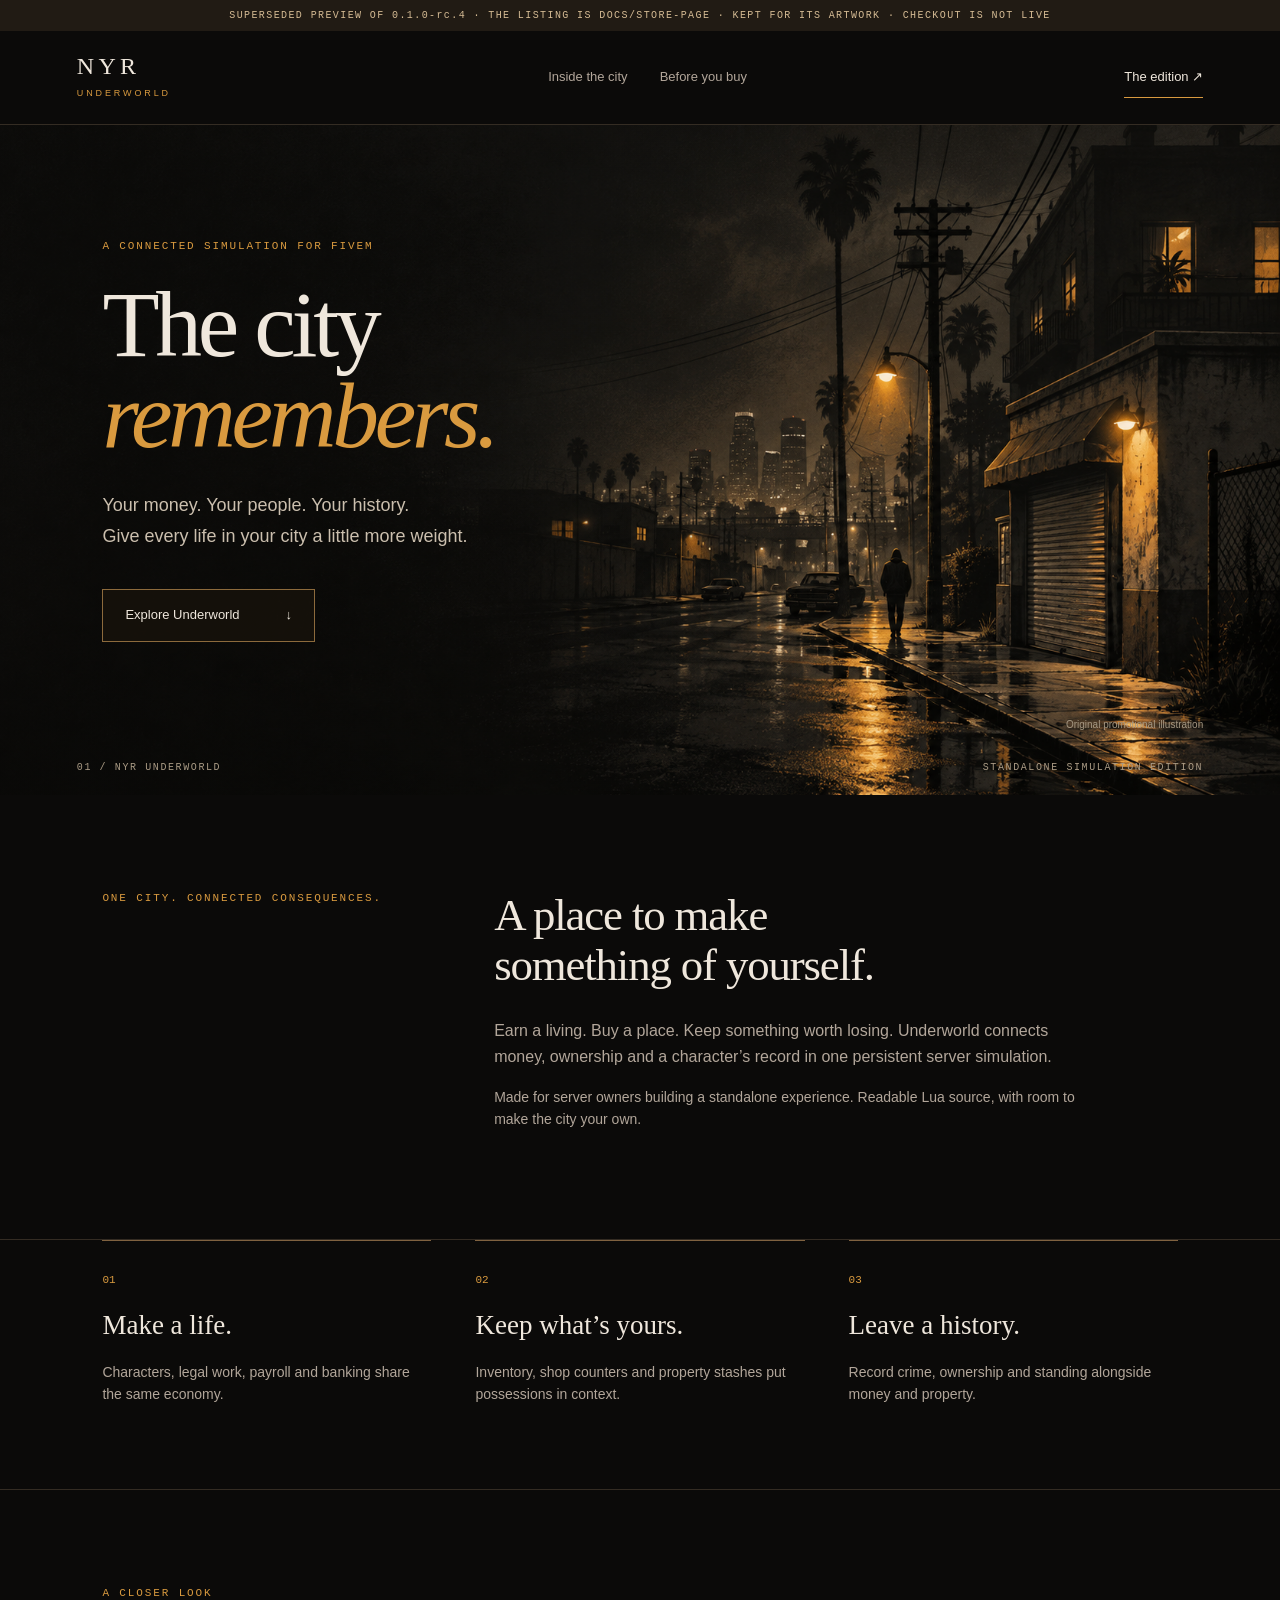
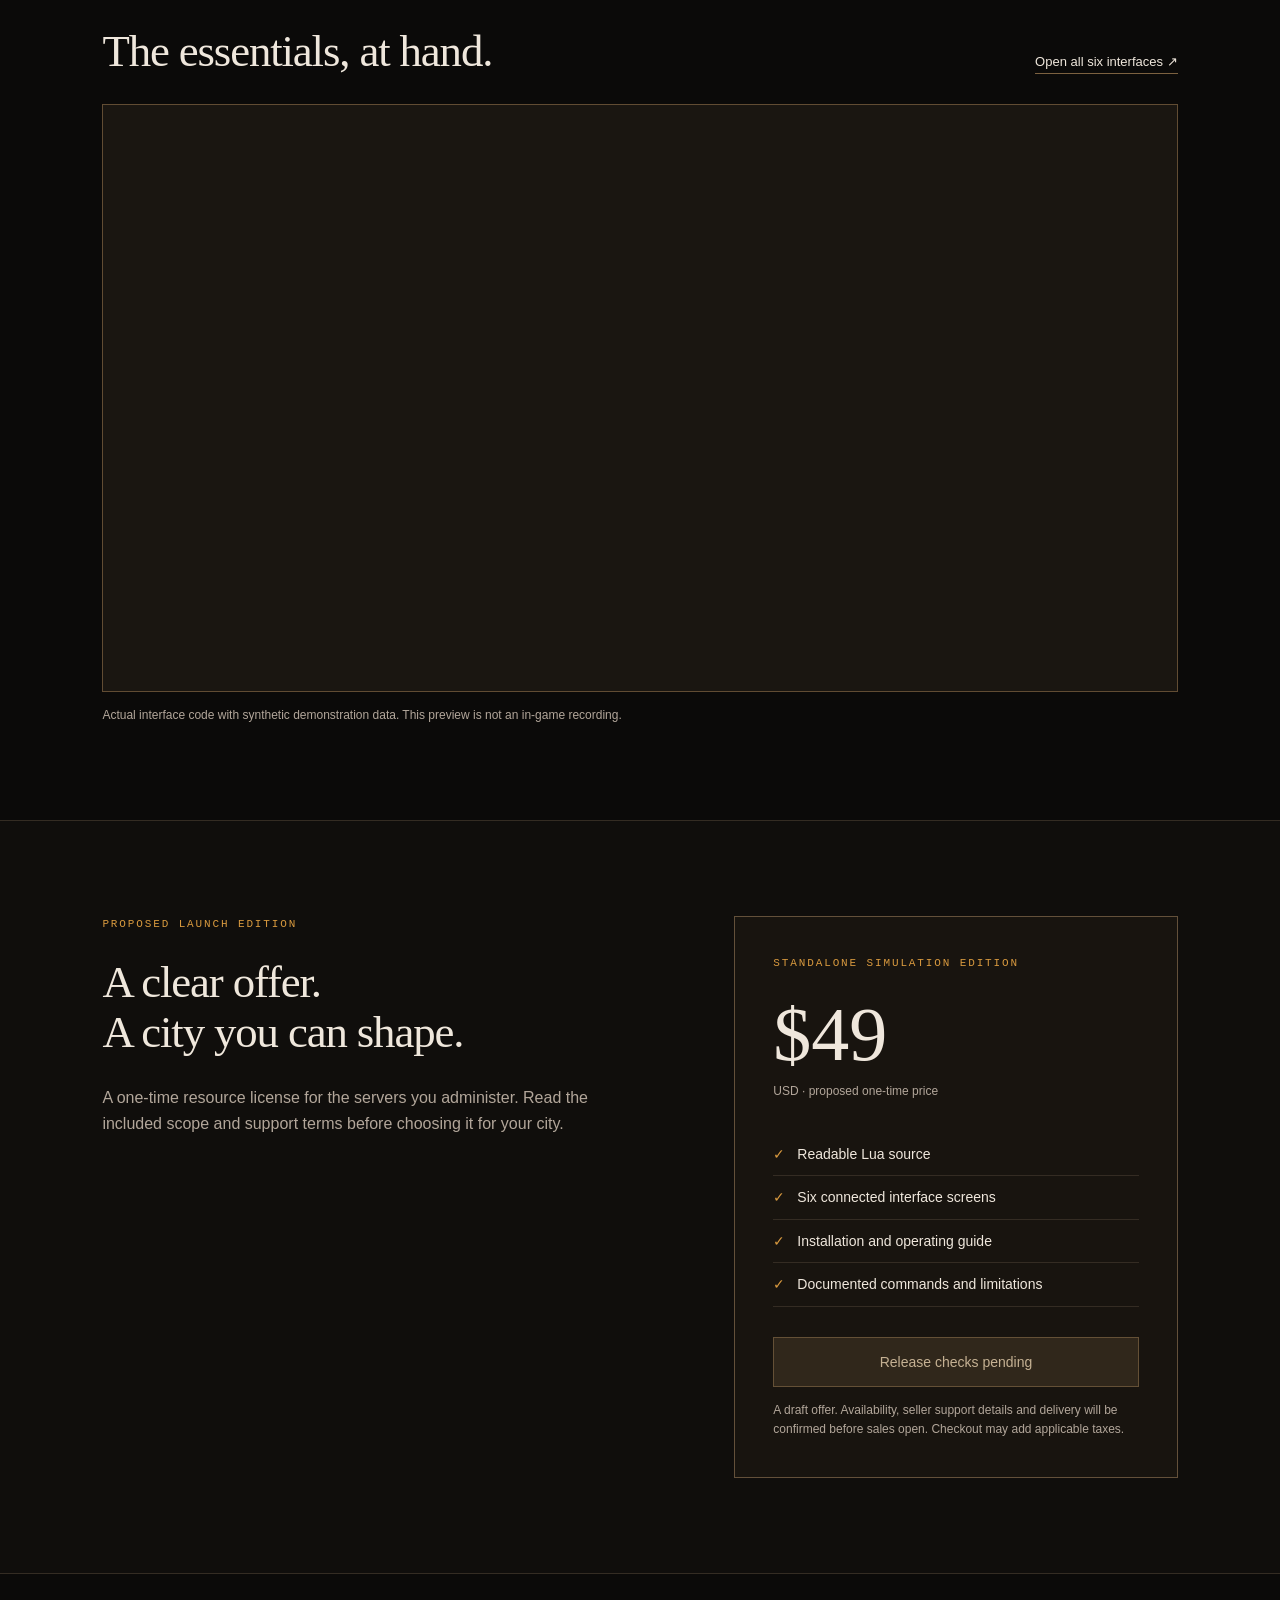
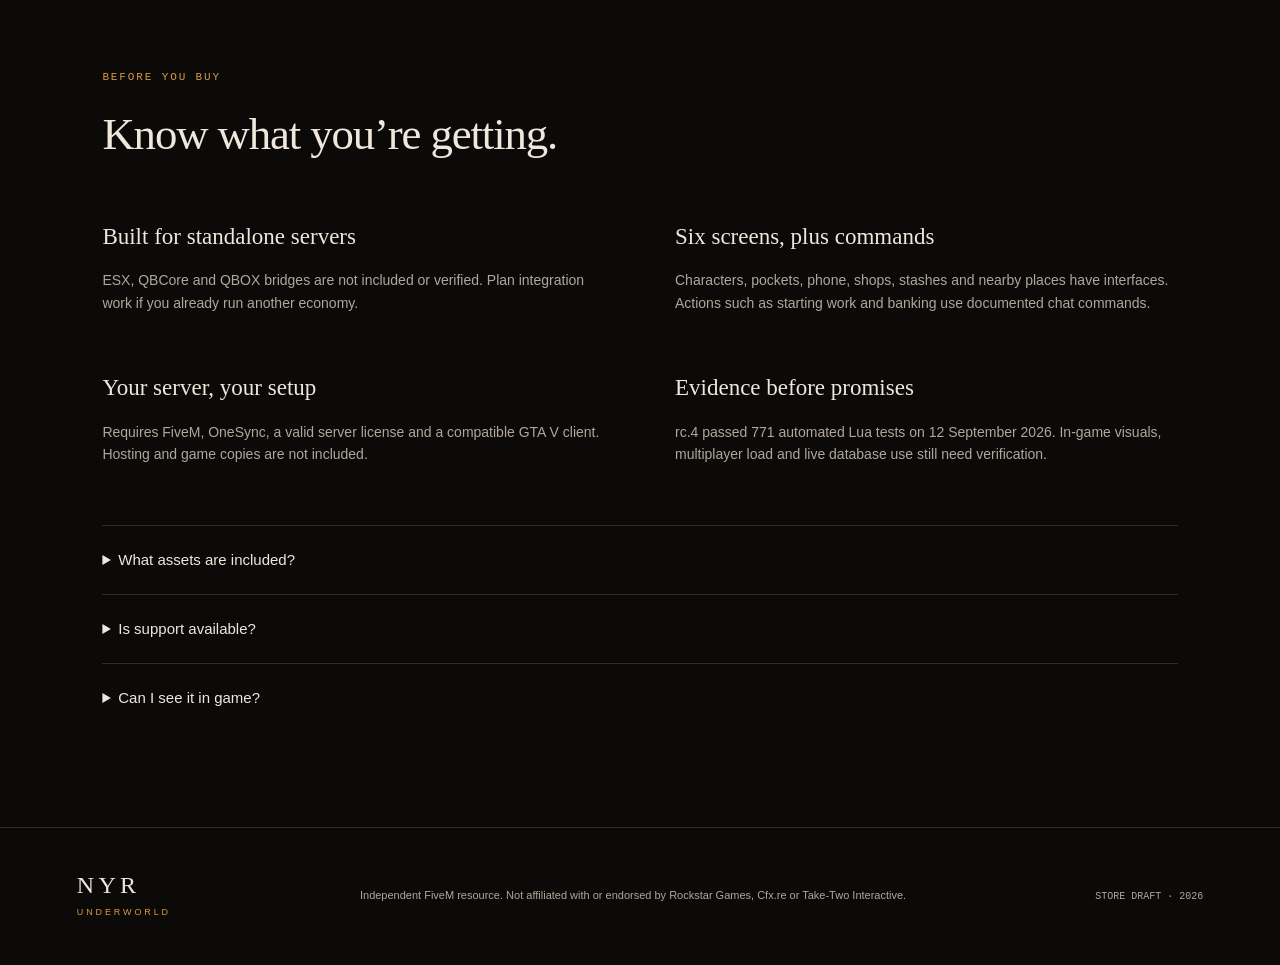
<file: docs/store/index.html>
<!doctype html>
<html lang="en"><head><meta charset="utf-8"><meta name="viewport" content="width=device-width,initial-scale=1"><title>NYR Underworld — The city remembers.</title><link rel="stylesheet" href="store.css"></head><body>
<div class="draft">SUPERSEDED PREVIEW OF 0.1.0-rc.4 · THE LISTING IS DOCS/STORE-PAGE · KEPT FOR ITS ARTWORK · CHECKOUT IS NOT LIVE</div>
<nav><a class="wordmark" href="#">NYR<span>UNDERWORLD</span></a><div><a href="#inside">Inside the city</a><a href="#requirements">Before you buy</a></div><a class="nav-cta" href="#edition">The edition ↗</a></nav>
<main><section class="hero"><img src="assets/underworld-key-art.png" alt="Original noir illustration of a quiet city street lit by amber lamps"><div class="hero-copy"><p class="eyebrow">A connected simulation for FiveM</p><h1>The city<br><em>remembers.</em></h1><p class="lead">Your money. Your people. Your history.<br>Give every life in your city a little more weight.</p><a class="button" href="#inside">Explore Underworld <span>↓</span></a></div><p class="art-note">Original promotional illustration</p><div class="hero-bottom"><span>01 / NYR UNDERWORLD</span><span>STANDALONE SIMULATION EDITION</span></div></section>
<section class="intro" id="inside"><p class="eyebrow">One city. Connected consequences.</p><div><h2>A place to make<br>something of yourself.</h2><p>Earn a living. Buy a place. Keep something worth losing. Underworld connects money, ownership and a character’s record in one persistent server simulation.</p><p class="muted">Made for server owners building a standalone experience. Readable Lua source, with room to make the city your own.</p></div></section>
<section class="features"><article><span>01</span><h3>Make a life.</h3><p>Characters, legal work, payroll and banking share the same economy.</p></article><article><span>02</span><h3>Keep what’s yours.</h3><p>Inventory, shop counters and property stashes put possessions in context.</p></article><article><span>03</span><h3>Leave a history.</h3><p>Record crime, ownership and standing alongside money and property.</p></article></section>
<section class="interface"><div class="section-head"><div><p class="eyebrow">A closer look</p><h2>The essentials, at hand.</h2></div><a href="/tools/preview.html">Open all six interfaces ↗</a></div><div class="ui-frame"><iframe title="Interactive Underworld character interface with demonstration data" src="/adapter/nui/index.html?screen=picker"></iframe></div><p class="caption">Actual interface code with synthetic demonstration data. This preview is not an in-game recording.</p></section>
<section class="edition" id="edition"><div><p class="eyebrow">Proposed launch edition</p><h2>A clear offer.<br>A city you can shape.</h2><p>A one-time resource license for the servers you administer. Read the included scope and support terms before choosing it for your city.</p></div><article class="price-card"><p class="eyebrow">Standalone Simulation Edition</p><div class="price">$49<span>USD · proposed one-time price</span></div><ul><li>Readable Lua source</li><li>Six connected interface screens</li><li>Installation and operating guide</li><li>Documented commands and limitations</li></ul><button disabled>Release checks pending</button><p class="caption">A draft offer. Availability, seller support details and delivery will be confirmed before sales open. Checkout may add applicable taxes.</p></article></section>
<section class="requirements" id="requirements"><p class="eyebrow">Before you buy</p><h2>Know what you’re getting.</h2><div class="facts"><div><h3>Built for standalone servers</h3><p>ESX, QBCore and QBOX bridges are not included or verified. Plan integration work if you already run another economy.</p></div><div><h3>Six screens, plus commands</h3><p>Characters, pockets, phone, shops, stashes and nearby places have interfaces. Actions such as starting work and banking use documented chat commands.</p></div><div><h3>Your server, your setup</h3><p>Requires FiveM, OneSync, a valid server license and a compatible GTA V client. Hosting and game copies are not included.</p></div><div><h3>Evidence before promises</h3><p>rc.4 passed 771 automated Lua tests on 12 September 2026. In-game visuals, multiplayer load and live database use still need verification.</p></div></div><details><summary>What assets are included?</summary><p>The resource includes its interface and simulation code. No custom maps, vehicles, clothing or streamed audio are included. The illustration on this page is promotional artwork.</p></details><details><summary>Is support available?</summary><p>A monitored support channel and the seller’s contact details must be completed before checkout opens. The release offer will describe its support scope and current compatibility.</p></details><details><summary>Can I see it in game?</summary><p>A verified gameplay demonstration is a release requirement. This local preview is for reviewing the interface and the proposed store presentation.</p></details></section>
</main><footer><a class="wordmark" href="#">NYR<span>UNDERWORLD</span></a><p>Independent FiveM resource. Not affiliated with or endorsed by Rockstar Games, Cfx.re or Take-Two Interactive.</p><span>STORE DRAFT · 2026</span></footer></body></html>
</file>
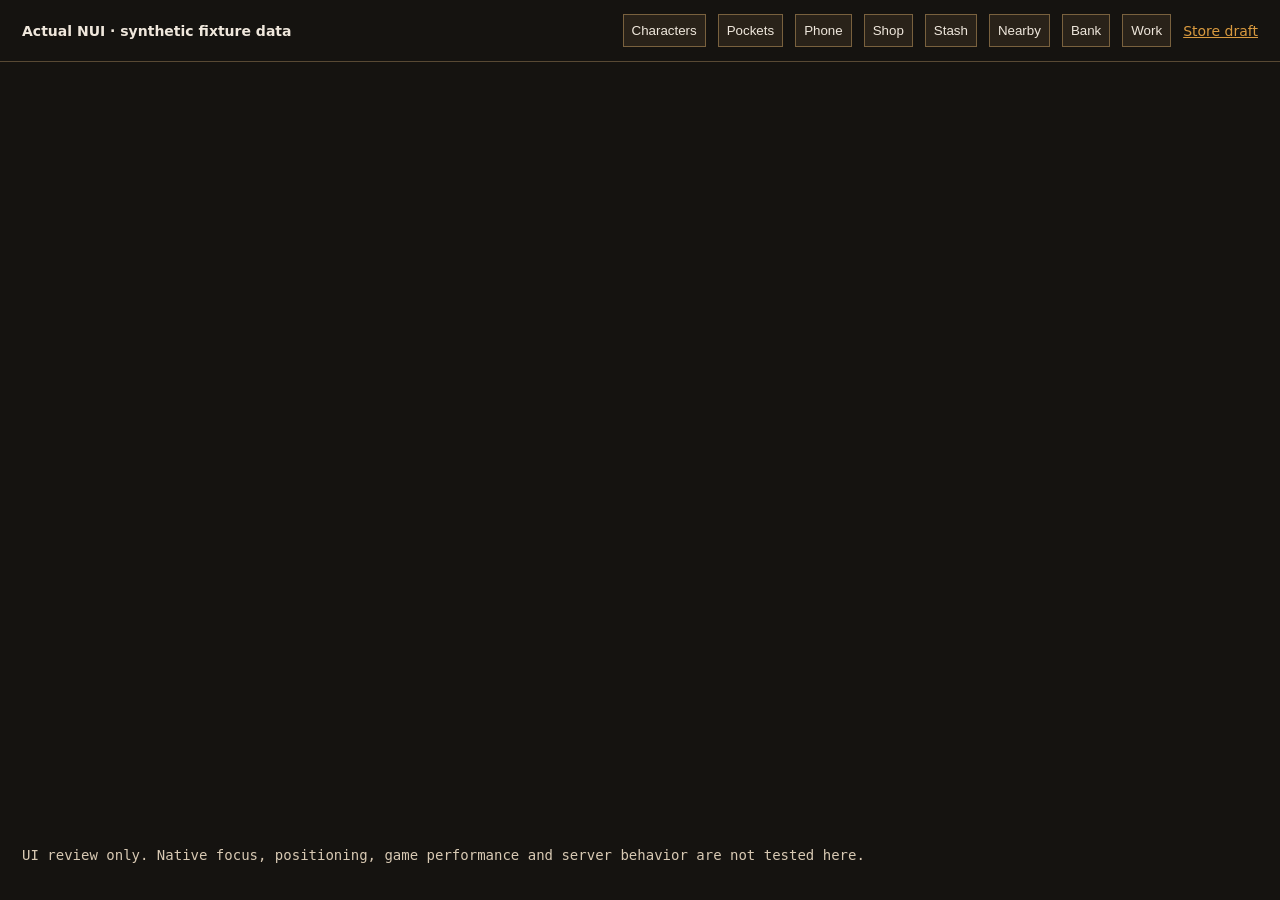
<file: tools/preview.html>
<!doctype html>
<html lang="en"><meta charset="utf-8"><meta name="viewport" content="width=device-width,initial-scale=1"><title>Underworld interface review</title>
<style>body{margin:0;background:#151310;color:#efe7dc;font:14px system-ui}nav{display:flex;align-items:center;flex-wrap:wrap;gap:12px;padding:14px 22px;border-bottom:1px solid #584934}a{color:#d99a3f}strong{margin-right:auto}iframe{border:0;width:100%;height:calc(100vh - 130px)}pre{margin:0;padding:12px 22px;white-space:pre-wrap;color:#d8c9b3}button{background:#292219;color:#efe7dc;border:1px solid #79613e;padding:8px;cursor:pointer}</style>
<nav><strong>Actual NUI · synthetic fixture data</strong><button data-screen="picker">Characters</button><button data-screen="pockets">Pockets</button><button data-screen="phone">Phone</button><button data-screen="shop">Shop</button><button data-screen="stash">Stash</button><button data-screen="nearby">Nearby</button><button data-screen="bank">Bank</button><button data-screen="jobs">Work</button><a href="/docs/store/index.html">Store draft</a></nav>
<iframe title="Underworld interface" src="/adapter/nui/index.html?screen=picker"></iframe><pre id="requests" aria-live="polite">UI review only. Native focus, positioning, game performance and server behavior are not tested here.</pre>
<script>const frame=document.querySelector('iframe');for(const b of document.querySelectorAll('[data-screen]'))b.onclick=()=>{frame.src='/adapter/nui/index.html?screen='+b.dataset.screen;document.getElementById('requests').textContent='No requests yet.'};window.addEventListener('message',e=>{if(e.origin===location.origin&&e.data.type==='fixture-request')document.getElementById('requests').textContent=JSON.stringify(e.data.request)})</script>
</html>
</file>
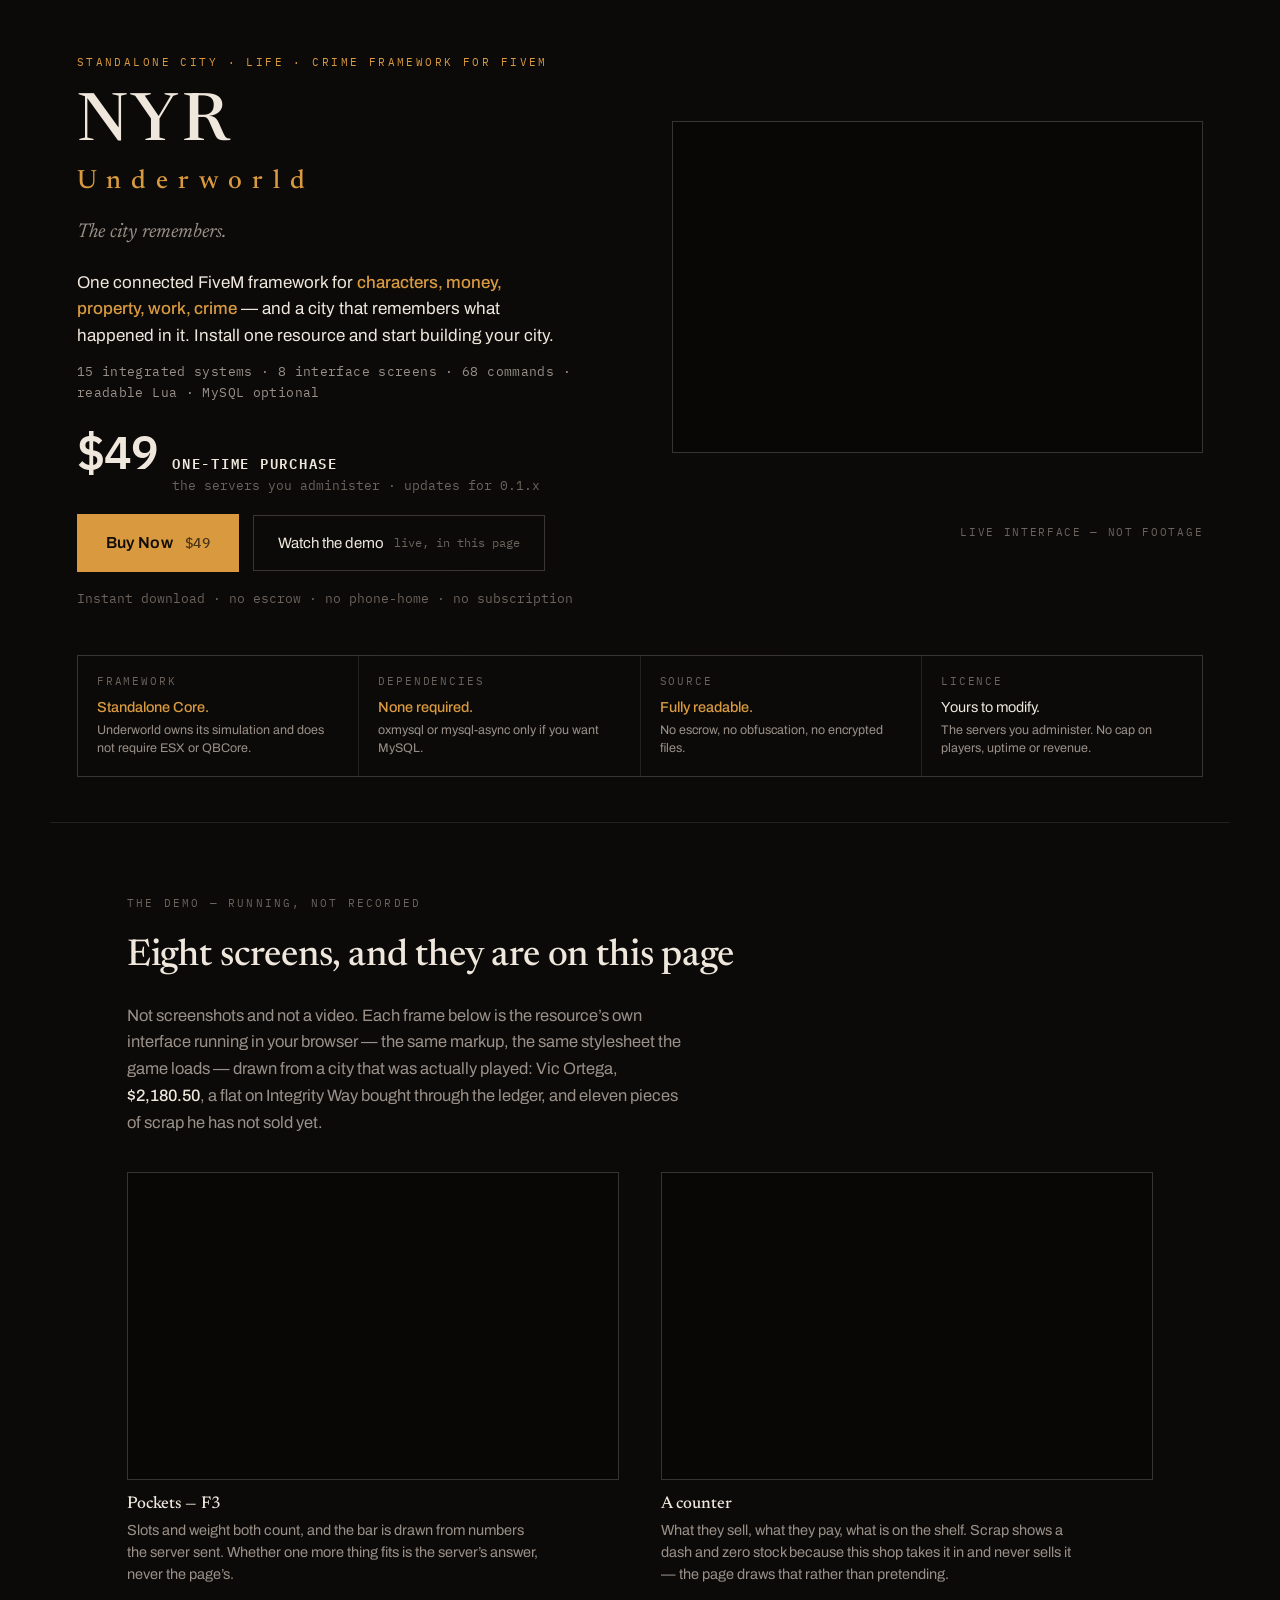
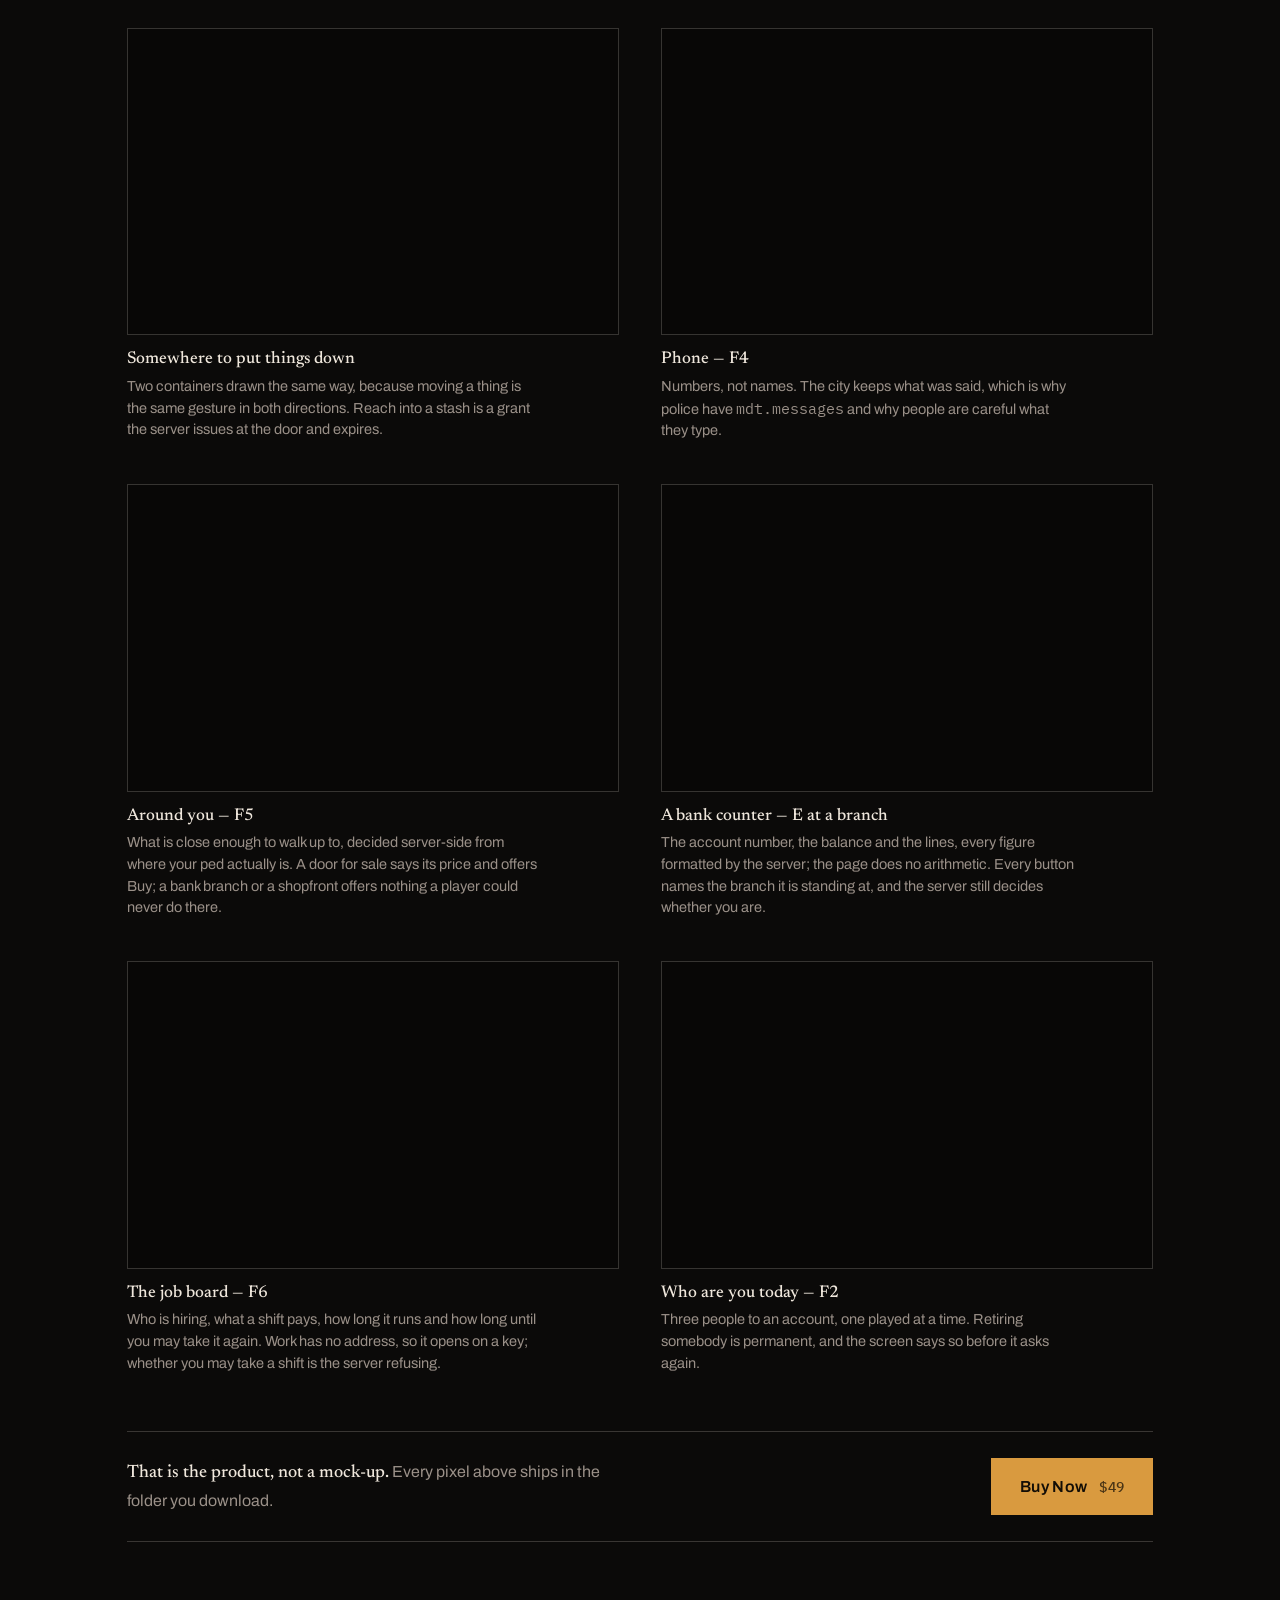
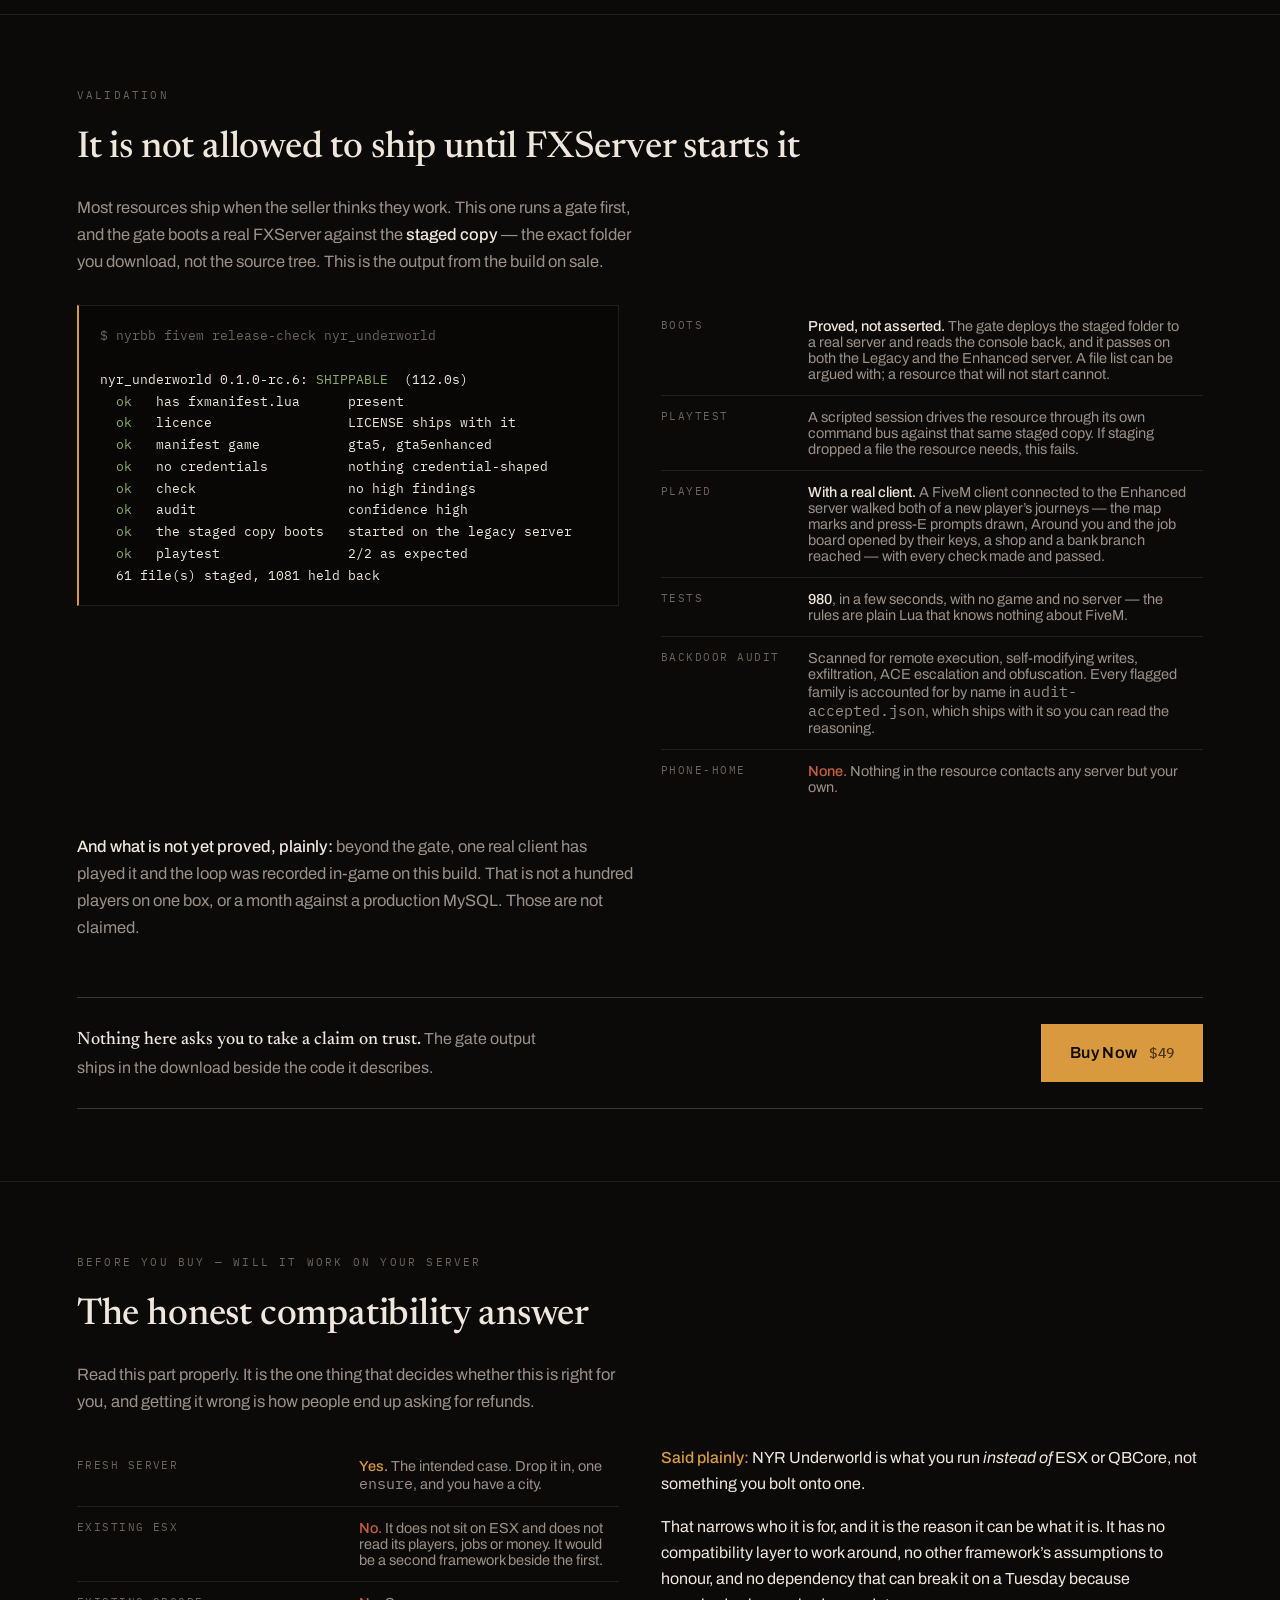
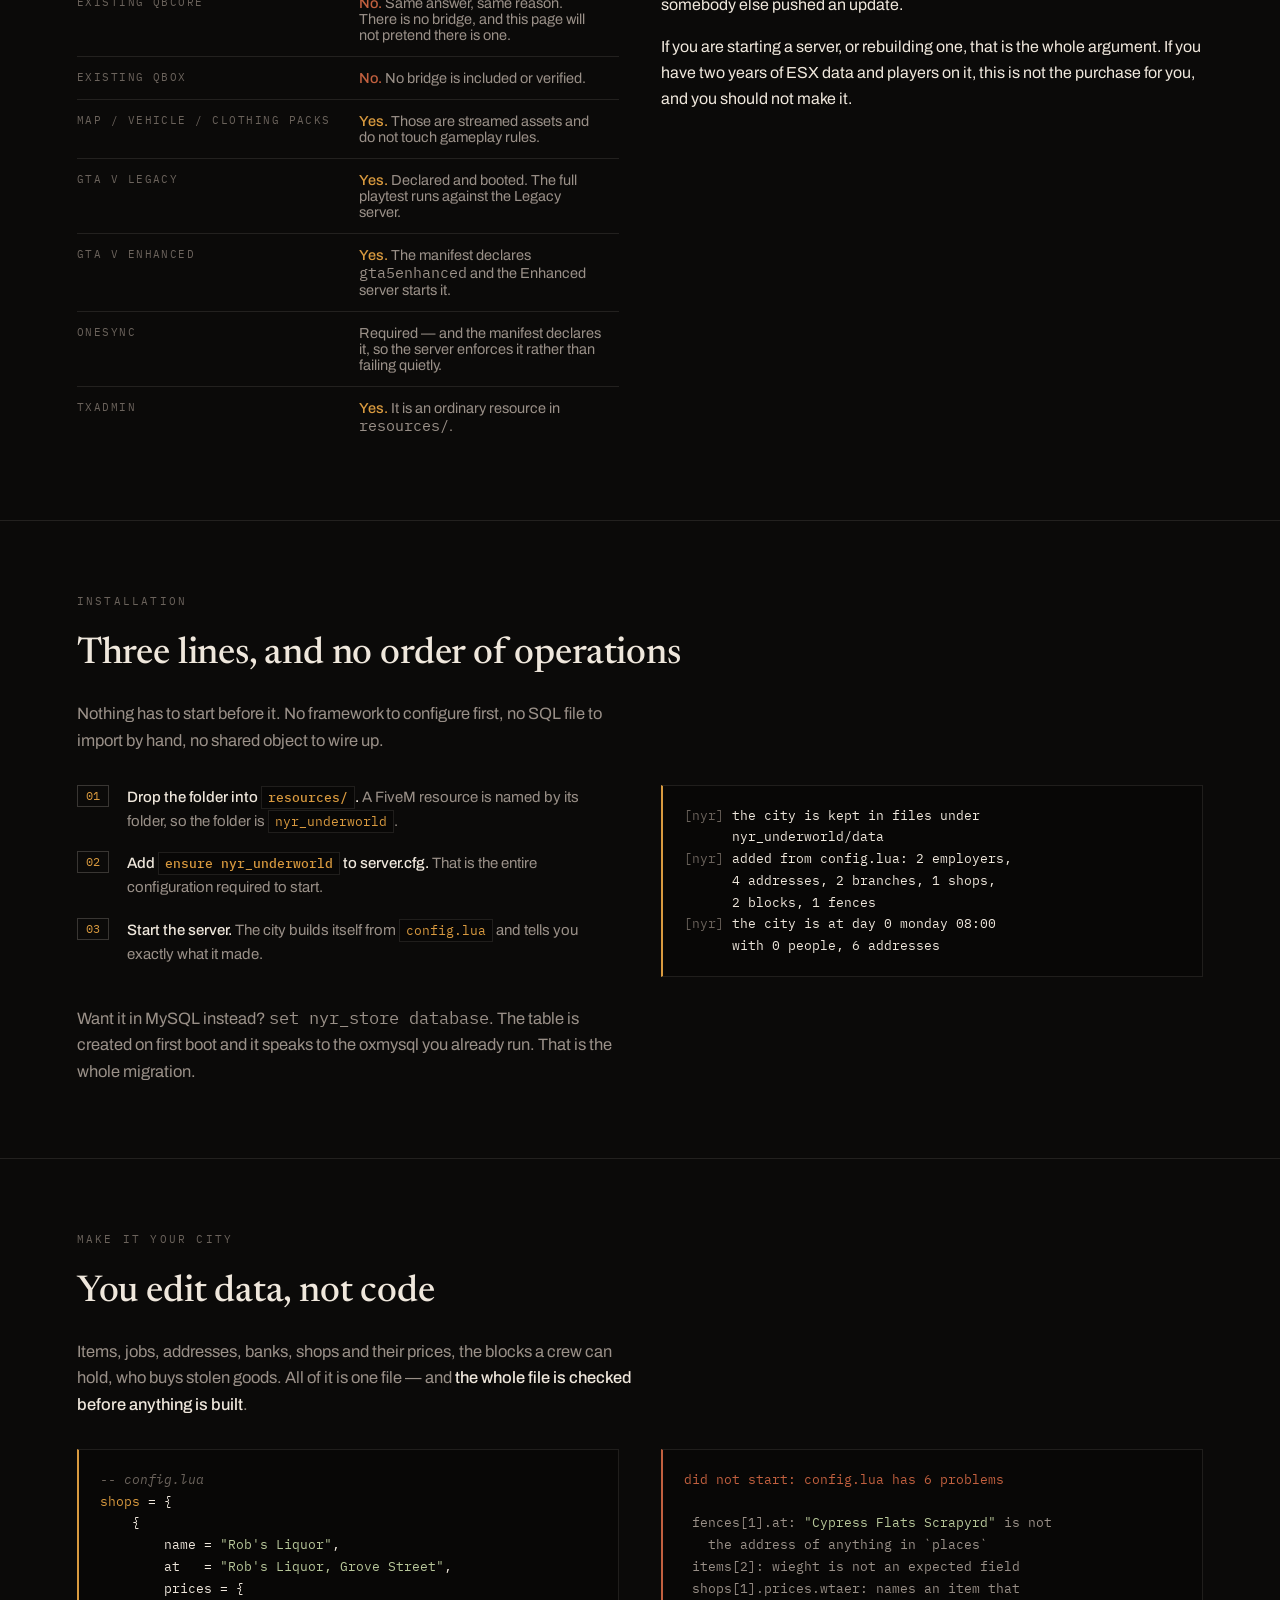
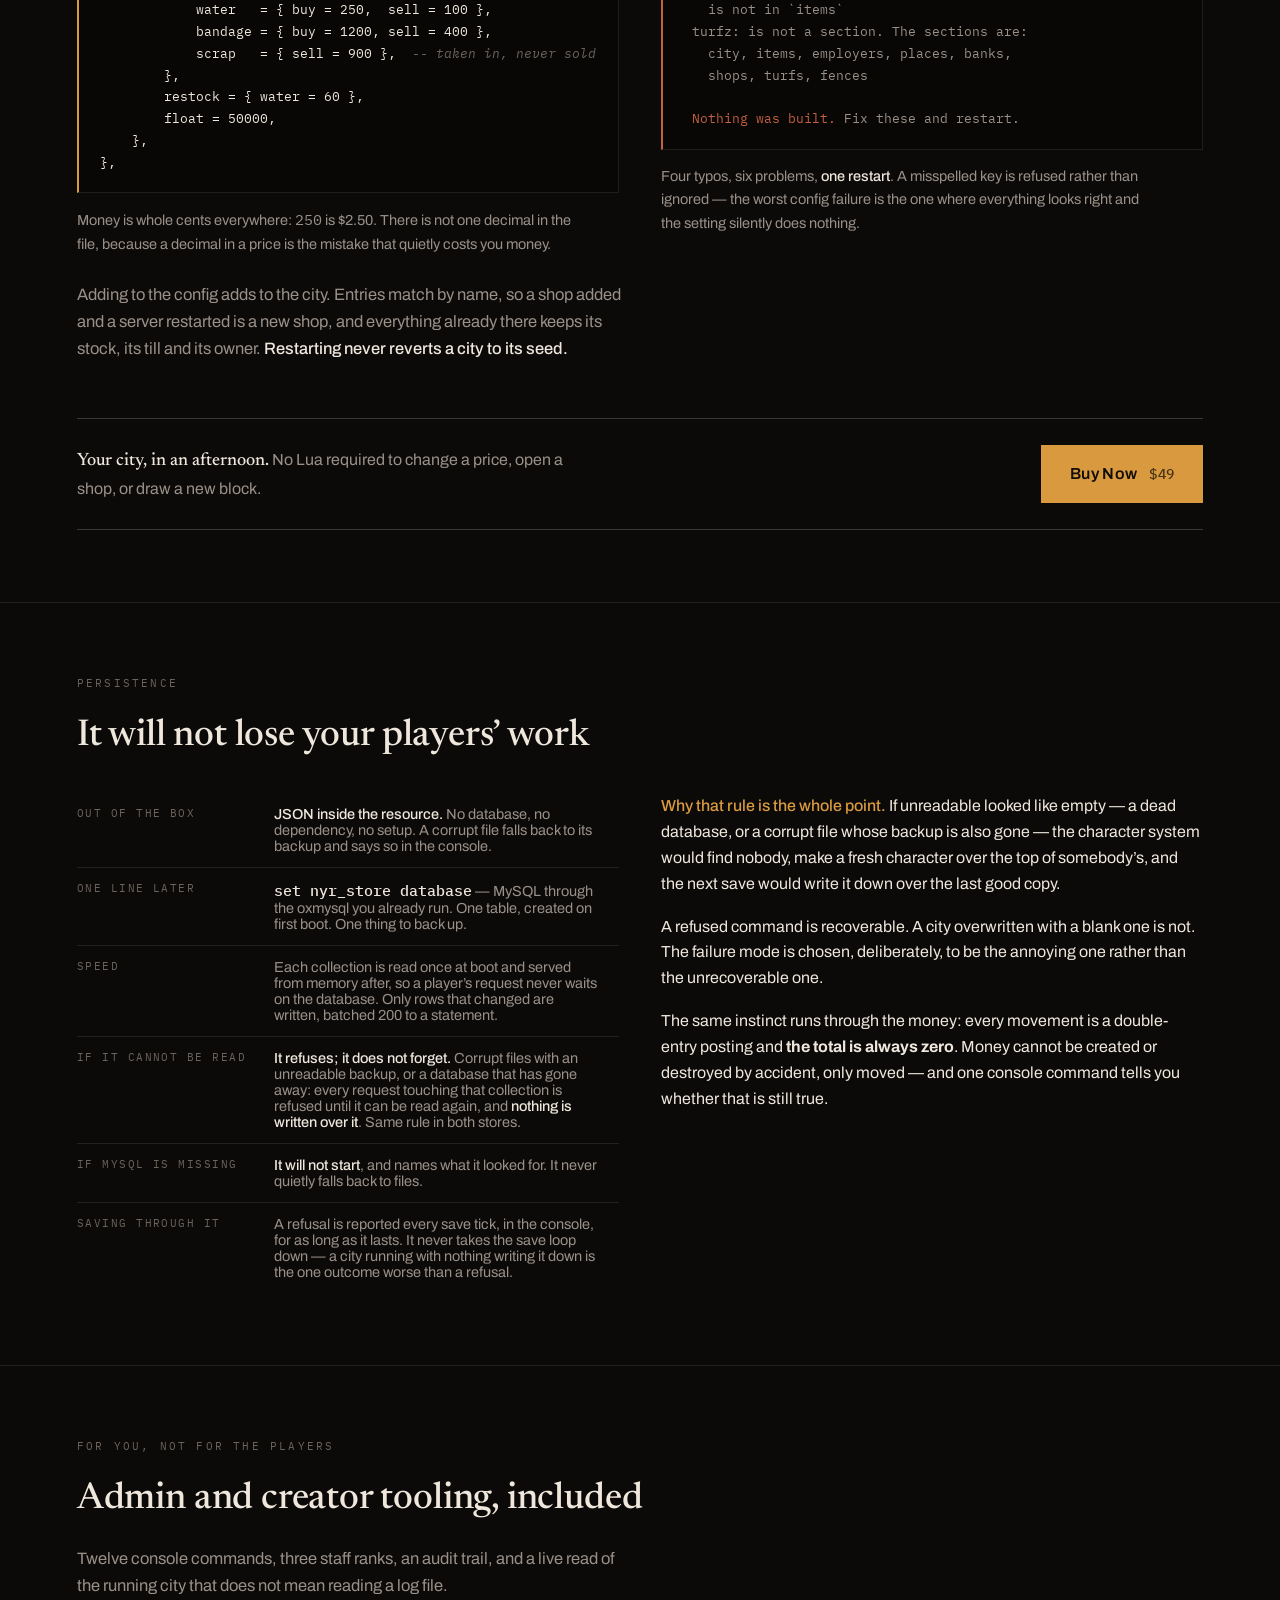
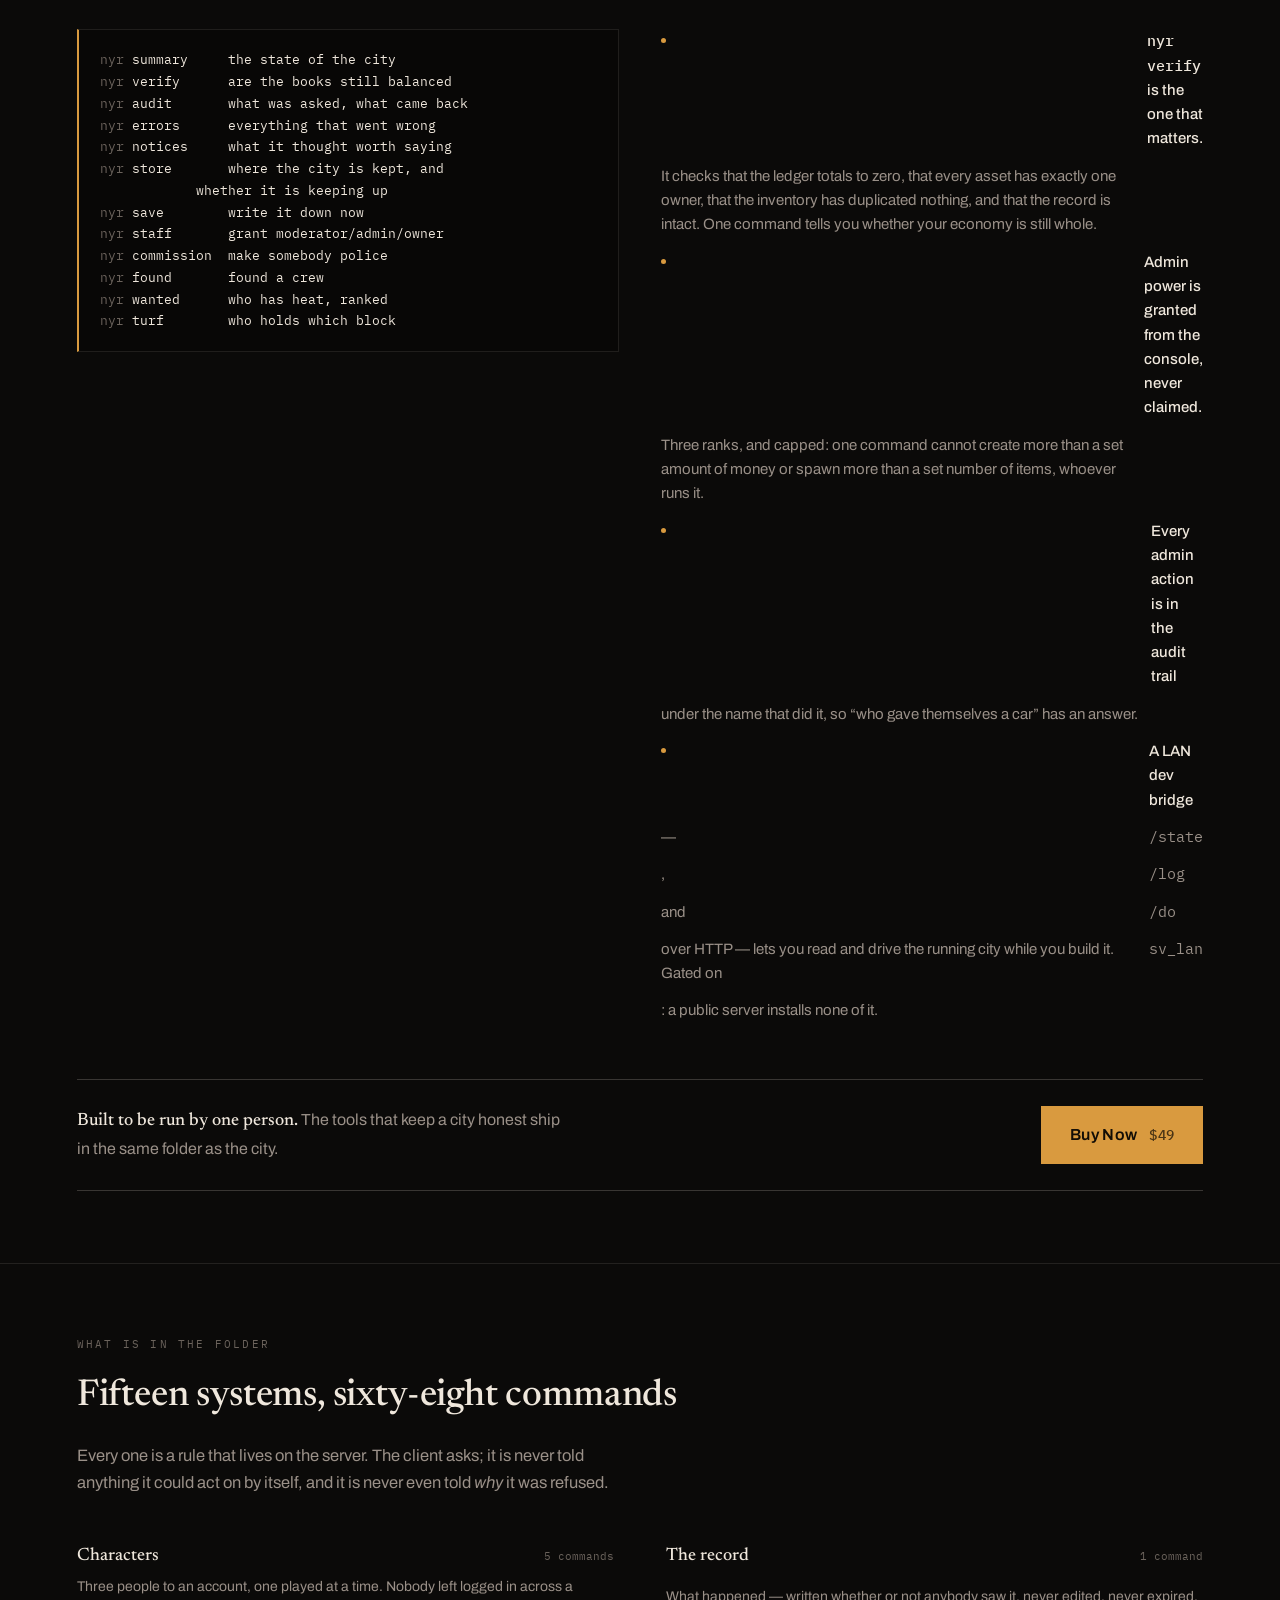
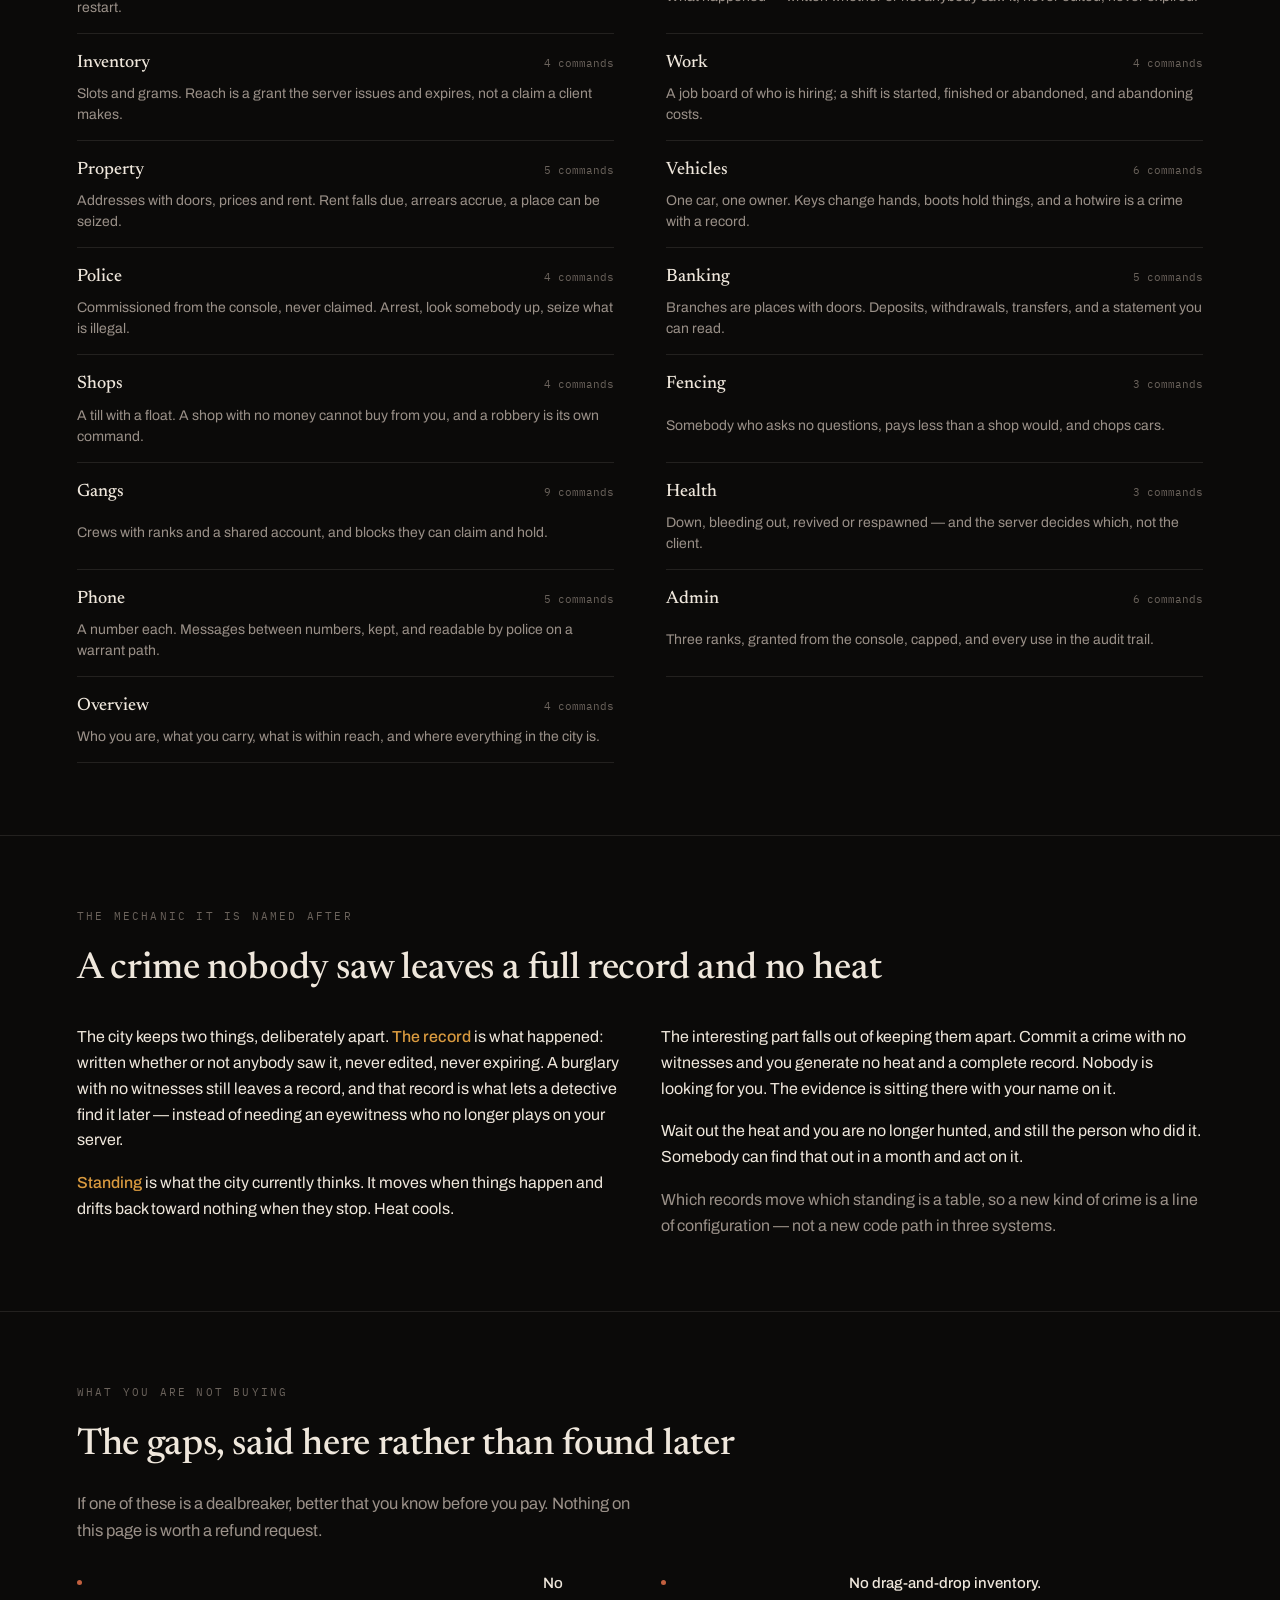
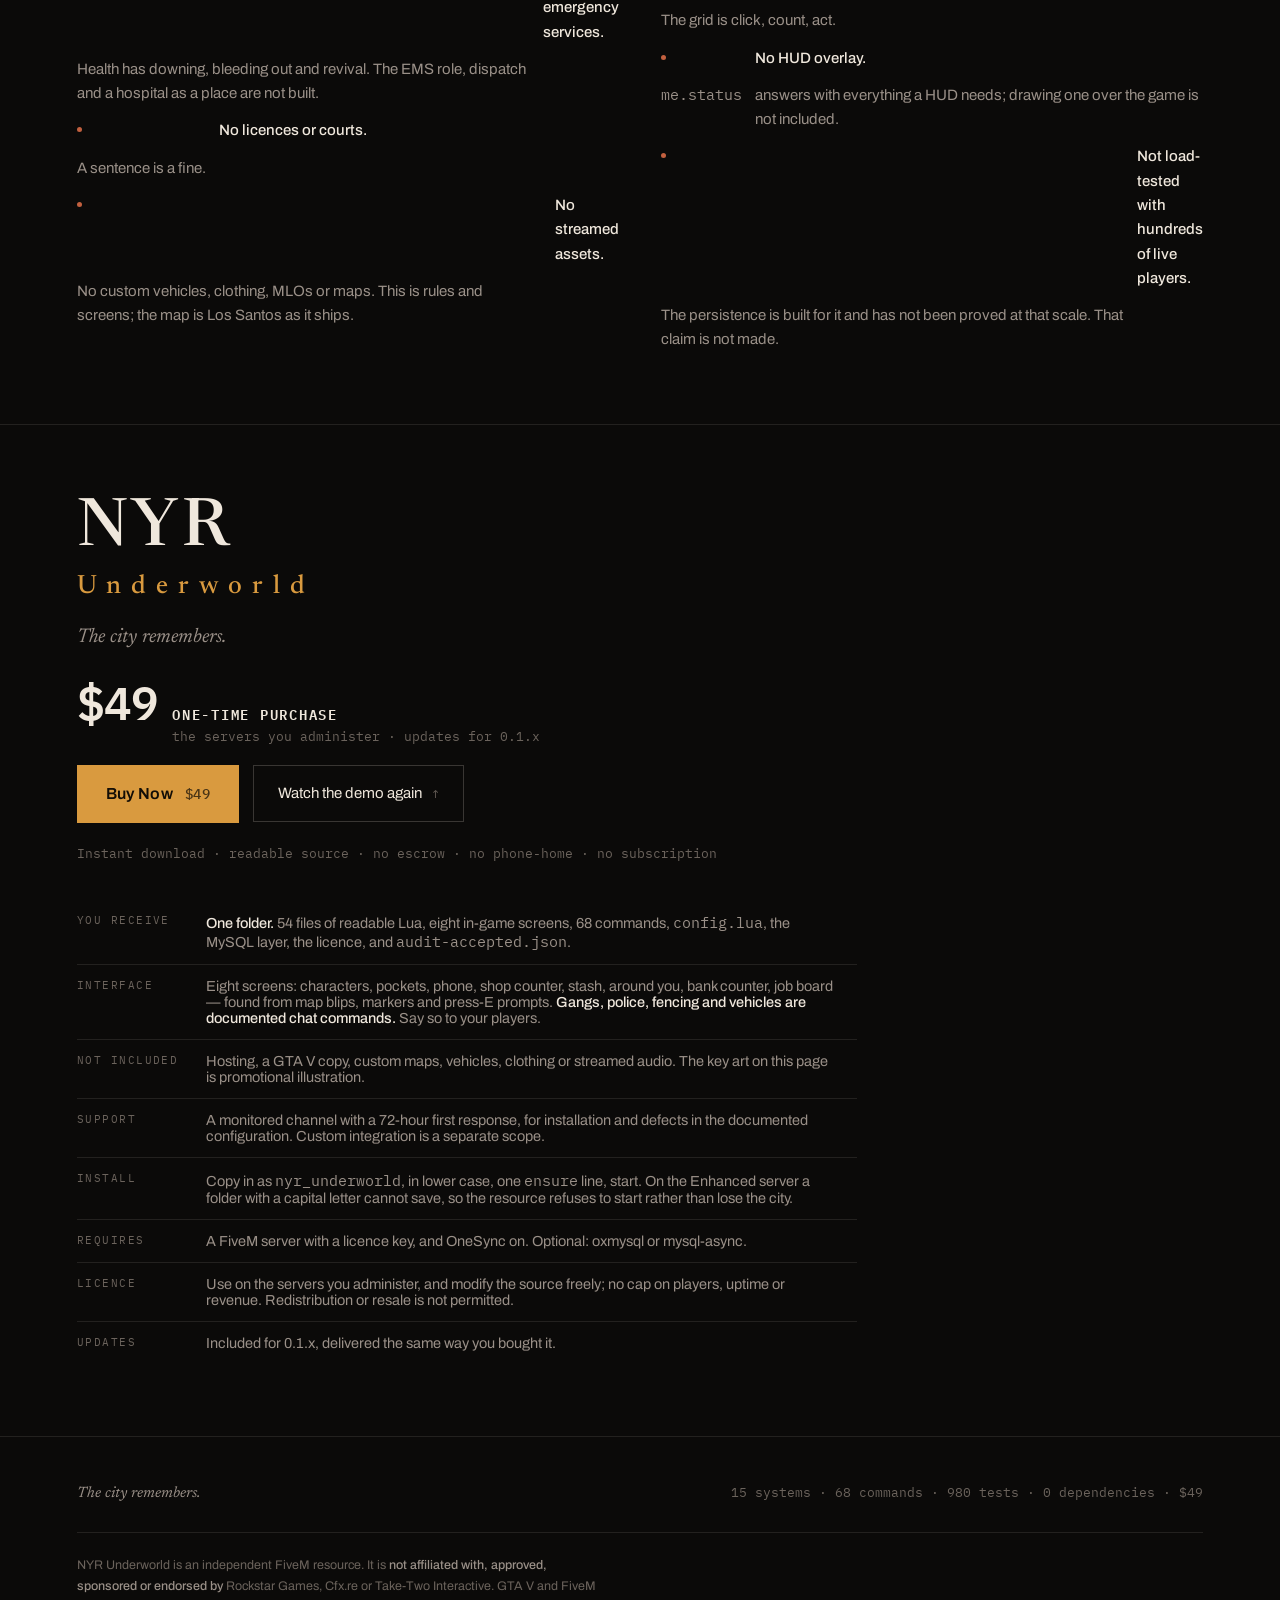
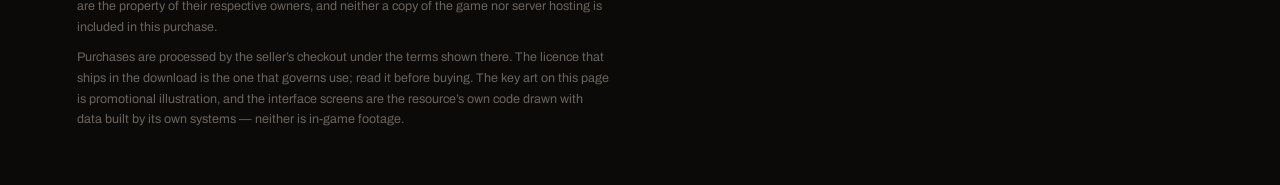
<file: docs/store-page/listing.src.html>
<title>NYR Underworld</title>
<link rel="stylesheet" href="https://fonts.googleapis.com/css2?family=Newsreader:ital,opsz,wght@0,6..72,300;0,400;0,500;0,600;1,6..72,400&family=Archivo:wght@400;500;600&family=IBM+Plex+Mono:wght@400;500;600&display=swap">
<style>
:root {
  --keyart: url("[data-uri]");
  /* Taken from the resource's own stylesheet, not chosen again. The page and
     the thing it sells share one palette because they are the same product. */
  --ground: #0b0a09;
  --raised: #15110f;
  --sunk: #080706;
  --ink: #efe7dc;
  --dim: #9a9088;
  --faint: #6b635c;
  --amber: #d99a3f;
  --amber-lit: #e8ac52;
  --rust: #c2603f;
  --edge: rgba(239, 231, 220, 0.10);
  --edge-firm: rgba(239, 231, 220, 0.20);

  --display: "Newsreader", "Iowan Old Style", Palatino, Georgia, serif;
  --sans: "Archivo", "Segoe UI", system-ui, sans-serif;
  --mono: "IBM Plex Mono", "Cascadia Mono", Consolas, ui-monospace, monospace;

  --measure: 62ch;
  --pad: clamp(20px, 6vw, 88px);
}

* { box-sizing: border-box; }

body {
  margin: 0;
  background: var(--ground);
  color: var(--ink);
  font-family: var(--sans);
  font-size: 16px;
  line-height: 1.62;
  -webkit-font-smoothing: antialiased;
}

img { max-width: 100%; }
h1, h2, h3 { font-family: var(--display); font-weight: 500; text-wrap: balance; margin: 0; }
p { margin: 0 0 1.05em; }
p:last-child { margin-bottom: 0; }
a { color: var(--amber); text-decoration-thickness: 1px; text-underline-offset: 3px; }
:focus-visible { outline: 2px solid var(--amber); outline-offset: 3px; }
code, .fig { font-family: var(--mono); font-variant-numeric: tabular-nums; }

.tab {
  font-family: var(--mono);
  font-size: 11px;
  letter-spacing: 0.20em;
  text-transform: uppercase;
  color: var(--faint);
  display: block;
  margin-bottom: 14px;
}

section { padding: clamp(54px, 8vh, 100px) var(--pad); border-top: 1px solid var(--edge); }
.wide { max-width: 1180px; margin: 0 auto; }
.prose { max-width: var(--measure); }

h2.head { font-size: clamp(26px, 3.4vw, 37px); margin-bottom: 16px; letter-spacing: -0.005em; }
.sub { color: var(--dim); max-width: var(--measure); font-size: 16.5px; }
.sub strong { color: var(--ink); font-weight: 500; }

/* ====================================================== the commercial path */

/* One loud element on the whole page, and it is always this. */
.buy {
  display: inline-flex;
  align-items: baseline;
  gap: 12px;
  background: var(--amber);
  color: #120d06;
  font-family: var(--sans);
  font-weight: 600;
  font-size: 16px;
  letter-spacing: 0.02em;
  padding: 15px 28px;
  border: 1px solid var(--amber);
  text-decoration: none;
  transition: background 140ms ease, transform 140ms ease;
  white-space: nowrap;
}
.buy:hover { background: var(--amber-lit); transform: translateY(-1px); }
.buy .tagprice { font-family: var(--mono); font-weight: 500; opacity: 0.72; font-size: 14px; }

.buy-ghost {
  display: inline-flex;
  align-items: center;
  gap: 10px;
  color: var(--ink);
  border: 1px solid var(--edge-firm);
  padding: 15px 24px;
  font-size: 15px;
  text-decoration: none;
  transition: border-color 140ms ease, color 140ms ease;
  white-space: nowrap;
}
.buy-ghost:hover { border-color: var(--amber); color: var(--amber); }
.buy-ghost span { font-family: var(--mono); font-size: 12px; color: var(--faint); }

.cta-row { display: flex; flex-wrap: wrap; gap: 14px; align-items: center; }

/* The recurring close. A rule, not a banner: it reads as part of the document. */
.close {
  border-top: 1px solid var(--edge-firm);
  border-bottom: 1px solid var(--edge-firm);
  padding: 26px 0;
  margin-top: clamp(38px, 5vw, 56px);
  display: flex;
  flex-wrap: wrap;
  gap: 22px 34px;
  align-items: center;
  justify-content: space-between;
}
.close p { margin: 0; color: var(--dim); font-size: 16px; max-width: 54ch; }
.close p b { color: var(--ink); font-weight: 500; font-family: var(--display); font-size: 18px; }

/* Slim, and only after the hero has gone. */
.rail {
  position: fixed;
  top: 0; left: 0; right: 0;
  z-index: 40;
  display: flex;
  align-items: center;
  justify-content: space-between;
  gap: 18px;
  padding: 10px clamp(16px, 4vw, 40px);
  background: rgba(8, 7, 6, 0.92);
  backdrop-filter: blur(10px);
  border-bottom: 1px solid var(--edge);
  transform: translateY(-102%);
  transition: transform 200ms ease;
}
.rail.up { transform: none; }
.rail .mark {
  font-family: var(--display);
  letter-spacing: 0.16em;
  font-size: 14px;
  color: var(--ink);
  white-space: nowrap;
}
.rail .mark i { font-style: normal; color: var(--amber); }
.rail .buy { padding: 9px 20px; font-size: 14px; }
.rail .said { color: var(--faint); font-size: 12.5px; font-family: var(--mono); }
@media (max-width: 760px) { .rail .said { display: none; } }

/* ------------------------------------------------------------------- hero */

/* The key art sits behind the masthead. Its left third is almost black, which
   is where the words go; the scrim only deepens what is already there so the
   type never fights the picture. */
.hero {
  position: relative;
  border-top: 0;
  padding-top: clamp(38px, 6vh, 76px);
  padding-bottom: clamp(34px, 5vh, 60px);
  background: #0d0b0a;
  isolation: isolate;
}
.hero::before {
  content: "";
  position: absolute;
  inset: 0;
  z-index: -2;
  background-image: var(--keyart);
  background-size: cover;
  background-position: 70% 50%;
  opacity: 0.85;
}
.hero::after {
  content: "";
  position: absolute;
  inset: 0;
  z-index: -1;
  background:
    linear-gradient(100deg, rgba(11,10,9,0.97) 0%, rgba(11,10,9,0.90) 34%,
                    rgba(11,10,9,0.55) 58%, rgba(11,10,9,0.72) 100%),
    linear-gradient(180deg, rgba(11,10,9,0.55), rgba(11,10,9,0.20) 40%, var(--ground));
}
.hero > * { position: relative; }
@media (max-width: 939px) {
  .hero::before { background-position: 62% 40%; opacity: 0.55; }
}
.hero-grid {
  max-width: 1180px;
  margin: 0 auto;
  display: grid;
  grid-template-columns: minmax(0, 1fr);
  gap: clamp(32px, 4.4vw, 54px);
  align-items: center;
}
@media (min-width: 940px) { .hero-grid { grid-template-columns: 1.02fr 1fr; } }

.eyebrow {
  font-family: var(--mono);
  font-size: 11px;
  letter-spacing: 0.22em;
  text-transform: uppercase;
  color: var(--amber);
  margin-bottom: 20px;
}
.wordmark {
  font-family: var(--display);
  font-size: clamp(36px, 5.6vw, 66px);
  line-height: 0.98;
  letter-spacing: 0.055em;
  font-weight: 500;
}
.wordmark span {
  display: block;
  color: var(--amber);
  font-size: 0.40em;
  letter-spacing: 0.38em;
  margin-top: 0.5em;
}
.promise {
  font-family: var(--display);
  font-style: italic;
  color: var(--dim);
  font-size: clamp(16px, 1.8vw, 20px);
  margin: 20px 0 0;
}
.what {
  margin: 22px 0 26px;
  font-size: 17px;
  color: var(--ink);
  max-width: 48ch;
  line-height: 1.56;
}
.what b { color: var(--amber); font-weight: 500; }

.pricing { display: flex; align-items: baseline; gap: 14px; margin-bottom: 18px; flex-wrap: wrap; }
.pricing .amount {
  font-family: var(--mono);
  font-size: clamp(34px, 4.4vw, 46px);
  font-weight: 600;
  color: var(--ink);
  letter-spacing: -0.02em;
  line-height: 1;
}
.pricing .terms { color: var(--faint); font-size: 13px; font-family: var(--mono); line-height: 1.5; }

.pricing .terms b {
  display: block;
  color: var(--ink);
  font-weight: 600;
  font-size: 13.5px;
  letter-spacing: 0.13em;
  text-transform: uppercase;
  margin-bottom: 3px;
}
.under {
  font-family: var(--mono);
  font-size: 12.5px;
  color: var(--dim);
  letter-spacing: 0.03em;
  margin: -14px 0 26px;
}
.reassure { margin-top: 16px; color: var(--faint); font-size: 13px; font-family: var(--mono); }

/* The hero panel is the demo, so it says what it is and it moves. */
.stage { display: flex; flex-direction: column; gap: 14px; }
.stage-say { margin: 0; color: var(--dim); font-size: 14px; line-height: 1.5; min-height: 3.1em; }
.stage-say b { color: var(--ink); font-weight: 500; font-family: var(--display); font-size: 16px; }
.stage-foot { display: flex; align-items: center; justify-content: space-between; gap: 16px; flex-wrap: wrap; }
.dots { display: flex; gap: 7px; }
.dots button {
  width: 22px; height: 3px; padding: 0;
  border: 0; background: var(--edge-firm); cursor: pointer;
  transition: background 160ms ease;
}
.dots button[aria-current="true"] { background: var(--amber); }
.stage-tag { font-family: var(--mono); font-size: 10.5px; letter-spacing: 0.16em; text-transform: uppercase; color: var(--faint); }

/* The four facts a buyer needs before they will read anything else. */
.strip {
  display: grid;
  grid-template-columns: repeat(auto-fit, minmax(210px, 1fr));
  gap: 1px;
  background: var(--edge);
  border: 1px solid var(--edge);
  max-width: 1180px;
  margin: clamp(32px, 4vw, 46px) auto 0;
}
.cell { background: var(--ground); padding: 17px 19px 19px; margin: 0; }
.cell dt {
  font-family: var(--mono);
  font-size: 10.5px;
  letter-spacing: 0.18em;
  text-transform: uppercase;
  color: var(--faint);
  margin-bottom: 7px;
}
.cell dd { margin: 0; font-size: 14.5px; color: var(--ink); line-height: 1.45; }
.cell dd small { display: block; color: var(--dim); font-size: 12.5px; margin-top: 3px; line-height: 1.45; }
.cell .yes { color: var(--amber); font-weight: 500; }

/* ---------------------------------------------------------------- screens */

.screen-frame {
  position: relative;
  border: 1px solid var(--edge-firm);
  background: var(--sunk);
  aspect-ratio: 16 / 10;
  overflow: hidden;
}
/* Default: the frame fills its box and the interface lays itself out for that
   width -- correct, readable, and requiring nothing to run. Script then swaps
   it for the 1280-wide render scaled down, which is what a player actually
   sees. There is deliberately no loading overlay: an overlay that a script has
   to remove is a black rectangle waiting to happen. */
.screen-frame iframe {
  position: absolute;
  top: 0; left: 0;
  width: 100%; height: 100%;
  border: 0;
  transform-origin: top left;
  pointer-events: none;
}
.screen-frame.crisp iframe { width: 1280px; height: 800px; }

.gallery { display: grid; gap: clamp(24px, 3.4vw, 42px); }
@media (min-width: 860px) { .gallery { grid-template-columns: 1fr 1fr; } }
figure { margin: 0; display: flex; flex-direction: column; gap: 12px; }
figcaption { color: var(--dim); font-size: 14.5px; line-height: 1.5; max-width: 52ch; }
figcaption b { color: var(--ink); font-weight: 500; font-family: var(--display); font-size: 17px; display: block; margin-bottom: 3px; }

/* ------------------------------------------------------------------- code */

pre {
  margin: 0;
  padding: 19px 21px;
  background: var(--sunk);
  border: 1px solid var(--edge);
  border-left: 2px solid var(--amber);
  overflow-x: auto;
  font-family: var(--mono);
  font-size: 12.5px;
  line-height: 1.74;
  color: var(--ink);
}
pre.refusal { border-left-color: var(--rust); color: var(--dim); }
pre .k { color: var(--amber); }
pre .c { color: var(--faint); font-style: italic; }
pre .s { color: #b8c79a; }
pre .ok { color: #8fae6b; }
pre .bad { color: var(--rust); }
pre .lo { color: var(--faint); }

.two { display: grid; gap: clamp(24px, 3.6vw, 42px); align-items: start; }
@media (min-width: 900px) { .two { grid-template-columns: 1fr 1fr; } }

/* ----------------------------------------------------------------- tables */

.spec { width: 100%; border-collapse: collapse; font-size: 14.5px; }
.spec th, .spec td { text-align: left; padding: 13px 16px 13px 0; border-bottom: 1px solid var(--edge); vertical-align: top; }
.spec th { color: var(--faint); font-weight: 400; font-family: var(--mono); font-size: 10.5px; letter-spacing: 0.14em; text-transform: uppercase; white-space: nowrap; padding-right: 28px; }
.spec td { color: var(--dim); }
.spec td b { color: var(--ink); font-weight: 500; }
.spec td .yes { color: var(--amber); font-weight: 500; }
.spec td .no { color: var(--rust); font-weight: 500; }
.spec tr:last-child th, .spec tr:last-child td { border-bottom: 0; }
.scroll-x { overflow-x: auto; }

/* --------------------------------------------------------------- systems */

/* A catalogue, not a feature grid: entries with their command counts, read
   down a column the way somebody reads an index. */
.index { display: grid; gap: 0 clamp(30px, 4vw, 56px); }
@media (min-width: 820px) { .index { grid-template-columns: 1fr 1fr; } }
.entry { padding: 15px 0; border-bottom: 1px solid var(--edge); display: grid; grid-template-columns: 1fr auto; gap: 5px 20px; align-items: baseline; }
.entry h3 { font-size: 18px; }
.entry .n { font-family: var(--mono); font-size: 11px; color: var(--faint); white-space: nowrap; }
.entry p { grid-column: 1 / -1; margin: 0; color: var(--dim); font-size: 14px; line-height: 1.5; }

/* ----------------------------------------------------------------- steps */

.steps { list-style: none; counter-reset: step; margin: 0; padding: 0; display: grid; gap: 18px; }
.steps li { counter-increment: step; display: grid; grid-template-columns: auto 1fr; gap: 18px; align-items: start; }
.steps li::before {
  content: counter(step, decimal-leading-zero);
  font-family: var(--mono);
  font-size: 12px;
  color: var(--amber);
  border: 1px solid var(--edge-firm);
  padding: 4px 8px;
  line-height: 1;
}
.steps p { color: var(--dim); font-size: 15px; margin: 0; }
.steps b { color: var(--ink); font-weight: 500; }
.steps code { background: var(--sunk); border: 1px solid var(--edge); padding: 2px 6px; font-size: 13px; color: var(--amber); }

/* ------------------------------------------------------------------ lists */

.plain { list-style: none; margin: 0; padding: 0; display: grid; gap: 13px; }
.plain li { display: grid; grid-template-columns: auto 1fr; gap: 13px; align-items: baseline; color: var(--dim); font-size: 15px; }
.plain li::before { content: ""; width: 5px; height: 5px; border-radius: 50%; background: var(--amber); transform: translateY(-3px); }
.plain li b { color: var(--ink); font-weight: 500; }
.gaps li::before { background: var(--rust); }

/* ------------------------------------------------------------------- end */

footer.end { padding: clamp(34px, 5vh, 60px) var(--pad); border-top: 1px solid var(--edge); color: var(--faint); font-size: 13px; }
footer.end .wide { display: flex; flex-wrap: wrap; gap: 14px 32px; align-items: baseline; justify-content: space-between; }
footer.end b { color: var(--dim); font-weight: 400; font-family: var(--display); font-style: italic; font-size: 15px; }
footer.end .legal { display: block; margin-top: 26px; padding-top: 22px; border-top: 1px solid var(--edge); }
footer.end .legal p { max-width: 76ch; font-size: 12.5px; line-height: 1.65; color: var(--faint); margin: 0 0 10px; }
footer.end .legal strong { color: var(--dim); font-weight: 500; }

@media (prefers-reduced-motion: reduce) { * { animation: none !important; transition: none !important; } }
</style>

<!-- ========================================================= the rail ===== -->

<div class="rail" id="rail">
  <span class="mark">NYR <i>UNDERWORLD</i></span>
  <span class="said">Standalone &middot; no dependencies &middot; readable source</span>
  <a class="buy" data-store href="#buy">Buy Now <span class="tagprice">$49</span></a>
</div>

<!-- ============================================================= hero ===== -->

<section class="hero" id="top">
  <div class="hero-grid">
    <div>
      <p class="eyebrow">Standalone city &middot; life &middot; crime framework for FiveM</p>
      <h1 class="wordmark">NYR<span>Underworld</span></h1>
      <p class="promise">The city remembers.</p>

      <p class="what">One connected FiveM framework for <b>characters, money,
      property, work, crime</b> &mdash; and a city that remembers what happened in it.
      Install one resource and start building your city.</p>

      <p class="under">15 integrated systems &middot; 8 interface screens &middot; 68 commands
      &middot; readable Lua &middot; MySQL optional</p>

      <div class="pricing">
        <span class="amount">$49</span>
        <span class="terms"><b>One-time purchase</b>
        the servers you administer &middot; updates for 0.1.x</span>
      </div>

      <div class="cta-row">
        <a class="buy" data-store href="#buy">Buy Now <span class="tagprice">$49</span></a>
        <a class="buy-ghost" href="#demo">Watch the demo <span>live, in this page</span></a>
      </div>

      <p class="reassure">Instant download &middot; no escrow &middot; no phone-home &middot; no subscription</p>
    </div>

    <div class="stage">
      <div class="screen-frame" id="stage-frame" data-screen="picker"
           aria-label="The interface of the resource, running"></div>
      <p class="stage-say" id="stage-say" role="status" aria-live="polite"></p>
      <div class="stage-foot">
        <div class="dots" id="dots" aria-label="Choose a screen"></div>
        <span class="stage-tag">Live interface &mdash; not footage</span>
      </div>
    </div>
  </div>

  <dl class="strip">
    <div class="cell">
      <dt>Framework</dt>
      <dd><span class="yes">Standalone Core.</span>
      <small>Underworld owns its simulation and does not require ESX or QBCore.</small></dd>
    </div>
    <div class="cell">
      <dt>Dependencies</dt>
      <dd><span class="yes">None required.</span>
      <small>oxmysql or mysql-async only if you want MySQL.</small></dd>
    </div>
    <div class="cell">
      <dt>Source</dt>
      <dd><span class="yes">Fully readable.</span>
      <small>No escrow, no obfuscation, no encrypted files.</small></dd>
    </div>
    <div class="cell">
      <dt>Licence</dt>
      <dd>Yours to modify.
      <small>The servers you administer. No cap on players, uptime or revenue.</small></dd>
    </div>
  </dl>
</section>

<!-- ============================================== proof: it is playable ===== -->

<section class="wide" id="demo">
  <span class="tab">The demo &mdash; running, not recorded</span>
  <h2 class="head">Eight screens, and they are on this page</h2>
  <p class="sub">Not screenshots and not a video. Each frame below is the
  resource&rsquo;s own interface running in your browser &mdash; the same markup, the
  same stylesheet the game loads &mdash; drawn from a city that was actually played:
  Vic Ortega, <strong>$2,180.50</strong>, a flat on Integrity Way bought through the
  ledger, and eleven pieces of scrap he has not sold yet.</p>

  <div class="gallery" style="margin-top: 36px">
    <figure>
      <div class="screen-frame" data-screen="pockets"></div>
      <figcaption><b>Pockets &mdash; F3</b>
      Slots and weight both count, and the bar is drawn from numbers the server
      sent. Whether one more thing fits is the server&rsquo;s answer, never the
      page&rsquo;s.</figcaption>
    </figure>
    <figure>
      <div class="screen-frame" data-screen="shop"></div>
      <figcaption><b>A counter</b>
      What they sell, what they pay, what is on the shelf. Scrap shows a dash and
      zero stock because this shop takes it in and never sells it &mdash; the page
      draws that rather than pretending.</figcaption>
    </figure>
    <figure>
      <div class="screen-frame" data-screen="stash"></div>
      <figcaption><b>Somewhere to put things down</b>
      Two containers drawn the same way, because moving a thing is the same gesture
      in both directions. Reach into a stash is a grant the server issues at the
      door and expires.</figcaption>
    </figure>
    <figure>
      <div class="screen-frame" data-screen="phone"></div>
      <figcaption><b>Phone &mdash; F4</b>
      Numbers, not names. The city keeps what was said, which is why police have
      <code>mdt.messages</code> and why people are careful what they type.</figcaption>
    </figure>
    <figure>
      <div class="screen-frame" data-screen="nearby"></div>
      <figcaption><b>Around you &mdash; F5</b>
      What is close enough to walk up to, decided server-side from where your ped
      actually is. A door for sale says its price and offers Buy; a bank branch or a
      shopfront offers nothing a player could never do there.</figcaption>
    </figure>
    <figure>
      <div class="screen-frame" data-screen="bank"></div>
      <figcaption><b>A bank counter &mdash; E at a branch</b>
      The account number, the balance and the lines, every figure formatted by the
      server; the page does no arithmetic. Every button names the branch it is
      standing at, and the server still decides whether you are.</figcaption>
    </figure>
    <figure>
      <div class="screen-frame" data-screen="jobs"></div>
      <figcaption><b>The job board &mdash; F6</b>
      Who is hiring, what a shift pays, how long it runs and how long until you may
      take it again. Work has no address, so it opens on a key; whether you may
      take a shift is the server refusing.</figcaption>
    </figure>
    <figure>
      <div class="screen-frame" data-screen="picker"></div>
      <figcaption><b>Who are you today &mdash; F2</b>
      Three people to an account, one played at a time. Retiring somebody is
      permanent, and the screen says so before it asks again.</figcaption>
    </figure>
  </div>

  <div class="close">
    <p><b>That is the product, not a mock-up.</b> Every pixel above ships in the
    folder you download.</p>
    <a class="buy" data-store href="#buy">Buy Now <span class="tagprice">$49</span></a>
  </div>
</section>

<!-- ============================================= proof: it actually boots ===== -->

<section>
  <div class="wide">
    <span class="tab">Validation</span>
    <h2 class="head">It is not allowed to ship until FXServer starts it</h2>
    <p class="sub">Most resources ship when the seller thinks they work. This one
    runs a gate first, and the gate boots a real FXServer against the
    <strong>staged copy</strong> &mdash; the exact folder you download, not the source
    tree. This is the output from the build on sale.</p>

    <div class="two" style="margin-top: 30px">
      <pre><span class="lo">$ nyrbb fivem release-check nyr_underworld</span>

nyr_underworld 0.1.0-rc.6: <span class="ok">SHIPPABLE</span>  (112.0s)
  <span class="ok">ok</span>   has fxmanifest.lua      present
  <span class="ok">ok</span>   licence                 LICENSE ships with it
  <span class="ok">ok</span>   manifest game           gta5, gta5enhanced
  <span class="ok">ok</span>   no credentials          nothing credential-shaped
  <span class="ok">ok</span>   check                   no high findings
  <span class="ok">ok</span>   audit                   confidence high
  <span class="ok">ok</span>   the staged copy boots   started on the legacy server
  <span class="ok">ok</span>   playtest                2/2 as expected
  61 file(s) staged, 1081 held back</pre>

      <div class="scroll-x">
        <table class="spec">
          <tr><th>Boots</th><td><b>Proved, not asserted.</b> The gate deploys the staged folder to a real server and reads the console back, and it passes on both the Legacy and the Enhanced server. A file list can be argued with; a resource that will not start cannot.</td></tr>
          <tr><th>Playtest</th><td>A scripted session drives the resource through its own command bus against that same staged copy. If staging dropped a file the resource needs, this fails.</td></tr>
          <tr><th>Played</th><td><b>With a real client.</b> A FiveM client connected to the Enhanced server walked both of a new player&rsquo;s journeys &mdash; the map marks and press-E prompts drawn, Around you and the job board opened by their keys, a shop and a bank branch reached &mdash; with every check made and passed.</td></tr>
          <tr><th>Tests</th><td><b>980</b>, in a few seconds, with no game and no server &mdash; the rules are plain Lua that knows nothing about FiveM.</td></tr>
          <tr><th>Backdoor audit</th><td>Scanned for remote execution, self-modifying writes, exfiltration, ACE escalation and obfuscation. Every flagged family is accounted for by name in <code>audit-accepted.json</code>, which ships with it so you can read the reasoning.</td></tr>
          <tr><th>Phone-home</th><td><span class="no">None.</span> Nothing in the resource contacts any server but your own.</td></tr>
        </table>
      </div>
    </div>

    <p class="sub" style="margin-top:26px"><strong>And what is not yet proved,
    plainly:</strong> beyond the gate, one real client has played it and the loop
    was recorded in-game on this build. That is not a hundred players on one box,
    or a month against a production MySQL. Those are not claimed.</p>

    <div class="close">
      <p><b>Nothing here asks you to take a claim on trust.</b> The gate output ships
      in the download beside the code it describes.</p>
      <a class="buy" data-store href="#buy">Buy Now <span class="tagprice">$49</span></a>
    </div>
  </div>
</section>

<!-- ======================================================= compatibility ===== -->

<section>
  <div class="wide">
    <span class="tab">Before you buy &mdash; will it work on your server</span>
    <h2 class="head">The honest compatibility answer</h2>
    <p class="sub">Read this part properly. It is the one thing that decides whether
    this is right for you, and getting it wrong is how people end up asking for
    refunds.</p>

    <div class="two" style="margin-top: 30px">
      <div class="scroll-x">
        <table class="spec">
          <tr><th>Fresh server</th><td><span class="yes">Yes.</span> The intended case. Drop it in, one <code>ensure</code>, and you have a city.</td></tr>
          <tr><th>Existing ESX</th><td><span class="no">No.</span> It does not sit on ESX and does not read its players, jobs or money. It would be a second framework beside the first.</td></tr>
          <tr><th>Existing QBCore</th><td><span class="no">No.</span> Same answer, same reason. There is no bridge, and this page will not pretend there is one.</td></tr>
          <tr><th>Existing QBOX</th><td><span class="no">No.</span> No bridge is included or verified.</td></tr>
          <tr><th>Map / vehicle / clothing packs</th><td><span class="yes">Yes.</span> Those are streamed assets and do not touch gameplay rules.</td></tr>
          <tr><th>GTA V Legacy</th><td><span class="yes">Yes.</span> Declared and booted. The full playtest runs against the Legacy server.</td></tr>
          <tr><th>GTA V Enhanced</th><td><span class="yes">Yes.</span> The manifest declares <code>gta5enhanced</code> and the Enhanced server starts it.</td></tr>
          <tr><th>OneSync</th><td>Required &mdash; and the manifest declares it, so the server enforces it rather than failing quietly.</td></tr>
          <tr><th>txAdmin</th><td><span class="yes">Yes.</span> It is an ordinary resource in <code>resources/</code>.</td></tr>
        </table>
      </div>
      <div class="prose">
        <p><strong style="color:var(--amber);font-weight:500">Said plainly:</strong>
        NYR Underworld is what you run <em>instead of</em> ESX or QBCore, not
        something you bolt onto one.</p>
        <p>That narrows who it is for, and it is the reason it can be what it is. It
        has no compatibility layer to work around, no other framework&rsquo;s
        assumptions to honour, and no dependency that can break it on a Tuesday
        because somebody else pushed an update.</p>
        <p>If you are starting a server, or rebuilding one, that is the whole
        argument. If you have two years of ESX data and players on it, this is not
        the purchase for you, and you should not make it.</p>
      </div>
    </div>
  </div>
</section>

<!-- ========================================================== install ===== -->

<section>
  <div class="wide">
    <span class="tab">Installation</span>
    <h2 class="head">Three lines, and no order of operations</h2>
    <p class="sub">Nothing has to start before it. No framework to configure first,
    no SQL file to import by hand, no shared object to wire up.</p>

    <div class="two" style="margin-top: 30px">
      <ol class="steps">
        <li><div><p><b>Drop the folder into <code>resources/</code>.</b> A FiveM resource
        is named by its folder, so the folder is <code>nyr_underworld</code>.</p></div></li>
        <li><div><p><b>Add <code>ensure nyr_underworld</code> to server.cfg.</b> That is
        the entire configuration required to start.</p></div></li>
        <li><div><p><b>Start the server.</b> The city builds itself from
        <code>config.lua</code> and tells you exactly what it made.</p></div></li>
      </ol>
      <pre><span class="lo">[nyr]</span> the city is kept in files under
      nyr_underworld/data
<span class="lo">[nyr]</span> added from config.lua: 2 employers,
      4 addresses, 2 branches, 1 shops,
      2 blocks, 1 fences
<span class="lo">[nyr]</span> the city is at day 0 monday 08:00
      with 0 people, 6 addresses</pre>
    </div>

    <p class="sub" style="margin-top:28px">Want it in MySQL instead?
    <code>set nyr_store database</code>. The table is created on first boot and it
    speaks to the oxmysql you already run. That is the whole migration.</p>
  </div>
</section>

<!-- ====================================================== configurable ===== -->

<section>
  <div class="wide">
    <span class="tab">Make it your city</span>
    <h2 class="head">You edit data, not code</h2>
    <p class="sub">Items, jobs, addresses, banks, shops and their prices, the blocks
    a crew can hold, who buys stolen goods. All of it is one file &mdash; and
    <strong>the whole file is checked before anything is built</strong>.</p>

    <div class="two" style="margin-top: 30px">
      <div>
        <pre><span class="c">-- config.lua</span>
<span class="k">shops</span> = {
    {
        name = <span class="s">"Rob's Liquor"</span>,
        at   = <span class="s">"Rob's Liquor, Grove Street"</span>,
        prices = {
            water   = { buy = 250,  sell = 100 },
            bandage = { buy = 1200, sell = 400 },
            scrap   = { sell = 900 },  <span class="c">-- taken in, never sold</span>
        },
        restock = { water = 60 },
        float = 50000,
    },
},</pre>
        <p class="sub" style="margin-top:15px;font-size:14.5px">Money is whole cents
        everywhere: <code>250</code> is $2.50. There is not one decimal in the file,
        because a decimal in a price is the mistake that quietly costs you money.</p>
      </div>
      <div>
        <pre class="refusal"><span class="bad">did not start: config.lua has 6 problems</span>

 fences[1].at: <span class="s">"Cypress Flats Scrapyrd"</span> is not
   the address of anything in `places`
 items[2]: wieght is not an expected field
 shops[1].prices.wtaer: names an item that
   is not in `items`
 turfz: is not a section. The sections are:
   city, items, employers, places, banks,
   shops, turfs, fences

 <span class="bad">Nothing was built.</span> Fix these and restart.</pre>
        <p class="sub" style="margin-top:15px;font-size:14.5px">Four typos, six
        problems, <strong>one restart</strong>. A misspelled key is refused rather than
        ignored &mdash; the worst config failure is the one where everything looks
        right and the setting silently does nothing.</p>
      </div>
    </div>

    <p class="sub" style="margin-top:26px">Adding to the config adds to the city.
    Entries match by name, so a shop added and a server restarted is a new shop, and
    everything already there keeps its stock, its till and its owner.
    <strong>Restarting never reverts a city to its seed.</strong></p>

    <div class="close">
      <p><b>Your city, in an afternoon.</b> No Lua required to change a price, open a
      shop, or draw a new block.</p>
      <a class="buy" data-store href="#buy">Buy Now <span class="tagprice">$49</span></a>
    </div>
  </div>
</section>

<!-- ======================================================= persistence ===== -->

<section>
  <div class="wide">
    <span class="tab">Persistence</span>
    <h2 class="head">It will not lose your players&rsquo; work</h2>

    <div class="two" style="margin-top: 26px">
      <div class="scroll-x">
        <table class="spec">
          <tr><th>Out of the box</th><td><b>JSON inside the resource.</b> No database, no dependency, no setup. A corrupt file falls back to its backup and says so in the console.</td></tr>
          <tr><th>One line later</th><td><b><code>set nyr_store database</code></b> &mdash; MySQL through the oxmysql you already run. One table, created on first boot. One thing to back up.</td></tr>
          <tr><th>Speed</th><td>Each collection is read once at boot and served from memory after, so a player&rsquo;s request never waits on the database. Only rows that changed are written, batched 200 to a statement.</td></tr>
          <tr><th>If it cannot be read</th><td><b>It refuses; it does not forget.</b> Corrupt files with an unreadable backup, or a database that has gone away: every request touching that collection is refused until it can be read again, and <b>nothing is written over it</b>. Same rule in both stores.</td></tr>
          <tr><th>If MySQL is missing</th><td><b>It will not start</b>, and names what it looked for. It never quietly falls back to files.</td></tr>
          <tr><th>Saving through it</th><td>A refusal is reported every save tick, in the console, for as long as it lasts. It never takes the save loop down &mdash; a city running with nothing writing it down is the one outcome worse than a refusal.</td></tr>
        </table>
      </div>
      <div class="prose">
        <p><strong style="color:var(--amber);font-weight:500">Why that rule is the whole
        point.</strong> If unreadable looked like empty &mdash; a dead database, or a
        corrupt file whose backup is also gone &mdash; the character system would find
        nobody, make a fresh character over the top of somebody&rsquo;s, and the next
        save would write it down over the last good copy.</p>
        <p>A refused command is recoverable. A city overwritten with a blank one is
        not. The failure mode is chosen, deliberately, to be the annoying one rather
        than the unrecoverable one.</p>
        <p>The same instinct runs through the money: every movement is a double-entry
        posting and <strong>the total is always zero</strong>. Money cannot be created
        or destroyed by accident, only moved &mdash; and one console command tells you
        whether that is still true.</p>
      </div>
    </div>
  </div>
</section>

<!-- ============================================================ tooling ===== -->

<section>
  <div class="wide">
    <span class="tab">For you, not for the players</span>
    <h2 class="head">Admin and creator tooling, included</h2>
    <p class="sub">Twelve console commands, three staff ranks, an audit trail, and a
    live read of the running city that does not mean reading a log file.</p>

    <div class="two" style="margin-top: 30px">
      <div>
        <pre><span class="lo">nyr</span> summary     the state of the city
<span class="lo">nyr</span> verify      are the books still balanced
<span class="lo">nyr</span> audit       what was asked, what came back
<span class="lo">nyr</span> errors      everything that went wrong
<span class="lo">nyr</span> notices     what it thought worth saying
<span class="lo">nyr</span> store       where the city is kept, and
            whether it is keeping up
<span class="lo">nyr</span> save        write it down now
<span class="lo">nyr</span> staff       grant moderator/admin/owner
<span class="lo">nyr</span> commission  make somebody police
<span class="lo">nyr</span> found       found a crew
<span class="lo">nyr</span> wanted      who has heat, ranked
<span class="lo">nyr</span> turf        who holds which block</pre>
      </div>
      <div>
        <ul class="plain">
          <li><b><code>nyr verify</code> is the one that matters.</b> It checks that the
          ledger totals to zero, that every asset has exactly one owner, that the
          inventory has duplicated nothing, and that the record is intact. One
          command tells you whether your economy is still whole.</li>
          <li><b>Admin power is granted from the console, never claimed.</b> Three
          ranks, and capped: one command cannot create more than a set amount of
          money or spawn more than a set number of items, whoever runs it.</li>
          <li><b>Every admin action is in the audit trail</b> under the name that did
          it, so &ldquo;who gave themselves a car&rdquo; has an answer.</li>
          <li><b>A LAN dev bridge</b> &mdash; <code>/state</code>, <code>/log</code> and
          <code>/do</code> over HTTP &mdash; lets you read and drive the running city
          while you build it. Gated on <code>sv_lan</code>: a public server installs
          none of it.</li>
        </ul>
      </div>
    </div>

    <div class="close">
      <p><b>Built to be run by one person.</b> The tools that keep a city honest ship
      in the same folder as the city.</p>
      <a class="buy" data-store href="#buy">Buy Now <span class="tagprice">$49</span></a>
    </div>
  </div>
</section>

<!-- ============================================================ systems ===== -->

<section>
  <div class="wide">
    <span class="tab">What is in the folder</span>
    <h2 class="head">Fifteen systems, sixty-eight commands</h2>
    <p class="sub">Every one is a rule that lives on the server. The client asks; it
    is never told anything it could act on by itself, and it is never even told
    <em>why</em> it was refused.</p>

    <div class="index" style="margin-top: 30px">
      <div class="entry"><h3>Characters</h3><span class="n">5 commands</span><p>Three people to an account, one played at a time. Nobody left logged in across a restart.</p></div>
      <div class="entry"><h3>The record</h3><span class="n">1 command</span><p>What happened &mdash; written whether or not anybody saw it, never edited, never expired.</p></div>
      <div class="entry"><h3>Inventory</h3><span class="n">4 commands</span><p>Slots and grams. Reach is a grant the server issues and expires, not a claim a client makes.</p></div>
      <div class="entry"><h3>Work</h3><span class="n">4 commands</span><p>A job board of who is hiring; a shift is started, finished or abandoned, and abandoning costs.</p></div>
      <div class="entry"><h3>Property</h3><span class="n">5 commands</span><p>Addresses with doors, prices and rent. Rent falls due, arrears accrue, a place can be seized.</p></div>
      <div class="entry"><h3>Vehicles</h3><span class="n">6 commands</span><p>One car, one owner. Keys change hands, boots hold things, and a hotwire is a crime with a record.</p></div>
      <div class="entry"><h3>Police</h3><span class="n">4 commands</span><p>Commissioned from the console, never claimed. Arrest, look somebody up, seize what is illegal.</p></div>
      <div class="entry"><h3>Banking</h3><span class="n">5 commands</span><p>Branches are places with doors. Deposits, withdrawals, transfers, and a statement you can read.</p></div>
      <div class="entry"><h3>Shops</h3><span class="n">4 commands</span><p>A till with a float. A shop with no money cannot buy from you, and a robbery is its own command.</p></div>
      <div class="entry"><h3>Fencing</h3><span class="n">3 commands</span><p>Somebody who asks no questions, pays less than a shop would, and chops cars.</p></div>
      <div class="entry"><h3>Gangs</h3><span class="n">9 commands</span><p>Crews with ranks and a shared account, and blocks they can claim and hold.</p></div>
      <div class="entry"><h3>Health</h3><span class="n">3 commands</span><p>Down, bleeding out, revived or respawned &mdash; and the server decides which, not the client.</p></div>
      <div class="entry"><h3>Phone</h3><span class="n">5 commands</span><p>A number each. Messages between numbers, kept, and readable by police on a warrant path.</p></div>
      <div class="entry"><h3>Admin</h3><span class="n">6 commands</span><p>Three ranks, granted from the console, capped, and every use in the audit trail.</p></div>
      <div class="entry"><h3>Overview</h3><span class="n">4 commands</span><p>Who you are, what you carry, what is within reach, and where everything in the city is.</p></div>
    </div>
  </div>
</section>

<!-- ============================================================= memory ===== -->

<section>
  <div class="wide">
    <span class="tab">The mechanic it is named after</span>
    <h2 class="head">A crime nobody saw leaves a full record and no heat</h2>
    <div class="two" style="margin-top: 24px">
      <div class="prose">
        <p>The city keeps two things, deliberately apart.
        <strong style="color:var(--amber);font-weight:500">The record</strong> is what
        happened: written whether or not anybody saw it, never edited, never
        expiring. A burglary with no witnesses still leaves a record, and that record
        is what lets a detective find it later &mdash; instead of needing an eyewitness
        who no longer plays on your server.</p>
        <p><strong style="color:var(--amber);font-weight:500">Standing</strong> is what
        the city currently thinks. It moves when things happen and drifts back toward
        nothing when they stop. Heat cools.</p>
      </div>
      <div class="prose">
        <p>The interesting part falls out of keeping them apart. Commit a crime with
        no witnesses and you generate no heat and a complete record. Nobody is
        looking for you. The evidence is sitting there with your name on it.</p>
        <p>Wait out the heat and you are no longer hunted, and still the person who
        did it. Somebody can find that out in a month and act on it.</p>
        <p style="color:var(--dim)">Which records move which standing is a table, so a
        new kind of crime is a line of configuration &mdash; not a new code path in
        three systems.</p>
      </div>
    </div>
  </div>
</section>

<!-- =============================================================== gaps ===== -->

<section>
  <div class="wide">
    <span class="tab">What you are not buying</span>
    <h2 class="head">The gaps, said here rather than found later</h2>
    <p class="sub">If one of these is a dealbreaker, better that you know before you
    pay. Nothing on this page is worth a refund request.</p>
    <div class="two" style="margin-top: 26px">
      <ul class="plain gaps">
        <li><b>No emergency services.</b> Health has downing, bleeding out and
        revival. The EMS role, dispatch and a hospital as a place are not built.</li>
        <li><b>No licences or courts.</b> A sentence is a fine.</li>
        <li><b>No streamed assets.</b> No custom vehicles, clothing, MLOs or maps.
        This is rules and screens; the map is Los Santos as it ships.</li>
      </ul>
      <ul class="plain gaps">
        <li><b>No drag-and-drop inventory.</b> The grid is click, count, act.</li>
        <li><b>No HUD overlay.</b> <code>me.status</code> answers with everything a HUD
        needs; drawing one over the game is not included.</li>
        <li><b>Not load-tested with hundreds of live players.</b> The persistence is
        built for it and has not been proved at that scale. That claim is not made.</li>
      </ul>
    </div>
  </div>
</section>

<!-- ============================================================== buy ===== -->

<section id="buy">
  <div class="wide">
    <h2 class="wordmark">NYR<span>Underworld</span></h2>
    <p class="promise" style="margin-bottom:26px">The city remembers.</p>

    <div class="pricing">
      <span class="amount">$49</span>
      <span class="terms"><b>One-time purchase</b>
      the servers you administer &middot; updates for 0.1.x</span>
    </div>

    <div class="cta-row" style="margin-bottom:20px">
      <a class="buy" data-store href="#top">Buy Now <span class="tagprice">$49</span></a>
      <a class="buy-ghost" href="#demo">Watch the demo again <span>&uarr;</span></a>
    </div>

    <p class="reassure">Instant download &middot; readable source &middot; no escrow &middot;
    no phone-home &middot; no subscription</p>

    <div class="scroll-x" style="margin-top:36px; max-width: 780px">
      <table class="spec">
        <tr><th>You receive</th><td><b>One folder.</b> 54 files of readable Lua, eight in-game screens, 68 commands, <code>config.lua</code>, the MySQL layer, the licence, and <code>audit-accepted.json</code>.</td></tr>
        <tr><th>Interface</th><td>Eight screens: characters, pockets, phone, shop counter, stash, around you, bank counter, job board &mdash; found from map blips, markers and press-E prompts. <b>Gangs, police, fencing and vehicles are documented chat commands.</b> Say so to your players.</td></tr>
        <tr><th>Not included</th><td>Hosting, a GTA&nbsp;V copy, custom maps, vehicles, clothing or streamed audio. The key art on this page is promotional illustration.</td></tr>
        <tr><th>Support</th><td>A monitored channel with a 72-hour first response, for installation and defects in the documented configuration. Custom integration is a separate scope.</td></tr>
        <tr><th>Install</th><td>Copy in as <code>nyr_underworld</code>, in lower case, one <code>ensure</code> line, start. On the Enhanced server a folder with a capital letter cannot save, so the resource refuses to start rather than lose the city.</td></tr>
        <tr><th>Requires</th><td>A FiveM server with a licence key, and OneSync on. Optional: oxmysql or mysql-async.</td></tr>
        <tr><th>Licence</th><td>Use on the servers you administer, and modify the source freely; no cap on players, uptime or revenue. Redistribution or resale is not permitted.</td></tr>
        <tr><th>Updates</th><td>Included for 0.1.x, delivered the same way you bought it.</td></tr>
      </table>
    </div>
  </div>
</section>

<footer class="end">
  <div class="wide">
    <b>The city remembers.</b>
    <span class="fig">15 systems &middot; 68 commands &middot; 980 tests &middot; 0 dependencies &middot; $49</span>
  </div>
  <div class="wide legal">
    <p>NYR Underworld is an independent FiveM resource. It is <strong>not affiliated
    with, approved, sponsored or endorsed by</strong> Rockstar Games, Cfx.re or
    Take-Two Interactive. GTA&nbsp;V and FiveM are the property of their respective
    owners, and neither a copy of the game nor server hosting is included in this
    purchase.</p>
    <p>Purchases are processed by the seller&rsquo;s checkout under the terms shown
    there. The licence that ships in the download is the one that governs use; read
    it before buying. The key art on this page is promotional illustration, and the
    interface screens are the resource&rsquo;s own code drawn with data built by its
    own systems &mdash; neither is in-game footage.</p>
  </div>
</footer>

<script id="nyr-css" type="text/plain">__NYR_CSS__</script>
<script id="nyr-screens" type="text/plain">__NYR_SCREENS__</script>
<script>
(function () {
  // ---------------------------------------------------------------- the store
  // One line. Every Buy Now on the page reads from it, so pointing the page at a
  // real checkout means changing this string and nothing else. Until it is set
  // the buttons scroll to the buy section rather than pretending to be a
  // checkout that is not there.
  var STORE_URL = "https://REPLACE-WITH-STORE-URL";

  if (STORE_URL.indexOf("REPLACE-WITH") === -1) {
    var buttons = document.querySelectorAll('[data-store]');
    for (var i = 0; i < buttons.length; i++) {
      buttons[i].href = STORE_URL;
      buttons[i].target = "_blank";
      buttons[i].rel = "noopener";
    }
  }

  // --------------------------------------------------------------- the screens
  //
  // Each frame holds the interface of the resource itself: its real markup,
  // drawn once out of its real app.js against a city that was actually played,
  // and its real stylesheet. Both are carried here and composed by this script,
  // so the frame runs nothing of its own. A frame that needs a script to show
  // anything is a frame that shows a black rectangle wherever scripts do not
  // run, and that is too much of this page to leave to chance.
  function decode(id) {
    return new TextDecoder().decode(
      Uint8Array.from(atob(document.getElementById(id).textContent.trim()),
                      function (c) { return c.charCodeAt(0); }));
  }
  var CSS = decode('nyr-css');
  var SCREENS = JSON.parse(decode('nyr-screens'));

  function page(name) {
    return '<!DOCTYPE html><html lang="en"><head><meta charset="utf-8"><style>'
      + CSS + '</style></head><body>' + (SCREENS[name] || '') + '</body></html>';
  }

  // The screens are already in the page. This only makes them crisp: the
  // interface rendered at the 1280 a player plays at, scaled down to the frame.
  function fit(frame) {
    var iframe = frame.querySelector('iframe');
    if (!iframe) return;
    frame.classList.add('crisp');
    iframe.style.transform = 'scale(' + (frame.clientWidth / 1280) + ')';
  }

  function paint(frame, name) {
    var iframe = frame.querySelector('iframe');
    if (!iframe) return;
    iframe.srcdoc = page(name);
    fit(frame);
  }

  var frames = Array.prototype.slice.call(document.querySelectorAll('.screen-frame'));
  frames.forEach(fit);

  var resizing;
  window.addEventListener('resize', function () {
    clearTimeout(resizing);
    resizing = setTimeout(function () { frames.forEach(fit); }, 80);
  });

  // ------------------------------------------------------------------ the stage
  // The hero panel walks the screens, because a still frame of an interface is
  // not obviously a demo and a moving one is.
  var TOUR = [
    ['picker',  'Two people on one account.',
                'Vic has $2,180.50 and a flat. Rosa has $812.20 and does not.'],
    ['nearby',  'What is close enough to walk up to.',
                'Decided from where the ped actually is, server-side, never asked of the client.'],
    ['shop',    'A counter with a till.',
                'Scrap has no buy price and no stock: this shop takes it in and never sells it.'],
    ['pockets', 'Seven slots, 25.7kg of 40.',
                'Slots and weight both count, and the bar is drawn from numbers the server sent.'],
    ['stash',   'His flat on Integrity Way.',
                'Bought through the ledger. What he put down is still there after a restart.'],
    ['phone',   'Numbers, not names.',
                'The city keeps what was said, which is why the police have a way to read it.'],
    ['bank',    'A counter at Pillbox Hill.',
                'Every figure is the ledger\'s, formatted by the server. The page does no arithmetic.'],
    ['jobs',    'Who is hiring, and for what.',
                'What a shift pays and how long until you may take it again, before you take it.']
  ];

  var stage = document.getElementById('stage-frame');
  var say = document.getElementById('stage-say');
  var dots = document.getElementById('dots');
  var at = 0, timer = null;

  TOUR.forEach(function (row, index) {
    var dot = document.createElement('button');
    dot.type = 'button';
    dot.setAttribute('aria-label', row[1]);
    dot.addEventListener('click', function () { show(index); hold(); });
    dots.appendChild(dot);
  });

  function show(index) {
    at = (index + TOUR.length) % TOUR.length;
    var row = TOUR[at];
    paint(stage, row[0]);
    say.innerHTML = '<b>' + row[1] + '</b> ' + row[2];
    var buttons = dots.children;
    for (var i = 0; i < buttons.length; i++) {
      buttons[i].setAttribute('aria-current', i === at ? 'true' : 'false');
    }
  }

  function hold() {
    clearInterval(timer);
    timer = setInterval(function () { show(at + 1); }, 4200);
  }

  show(0);
  if (!window.matchMedia('(prefers-reduced-motion: reduce)').matches) hold();

  // ------------------------------------------------------------------ the rail
  // The commercial path stays reachable once the hero has gone, without a banner
  // sitting on top of the first thing anybody reads.
  var rail = document.getElementById('rail');
  var hero = document.getElementById('top');
  function railCheck() {
    rail.classList.toggle('up', hero.getBoundingClientRect().bottom < 0);
  }
  railCheck();
  window.addEventListener('scroll', railCheck, { passive: true });
})();
</script>
</file>
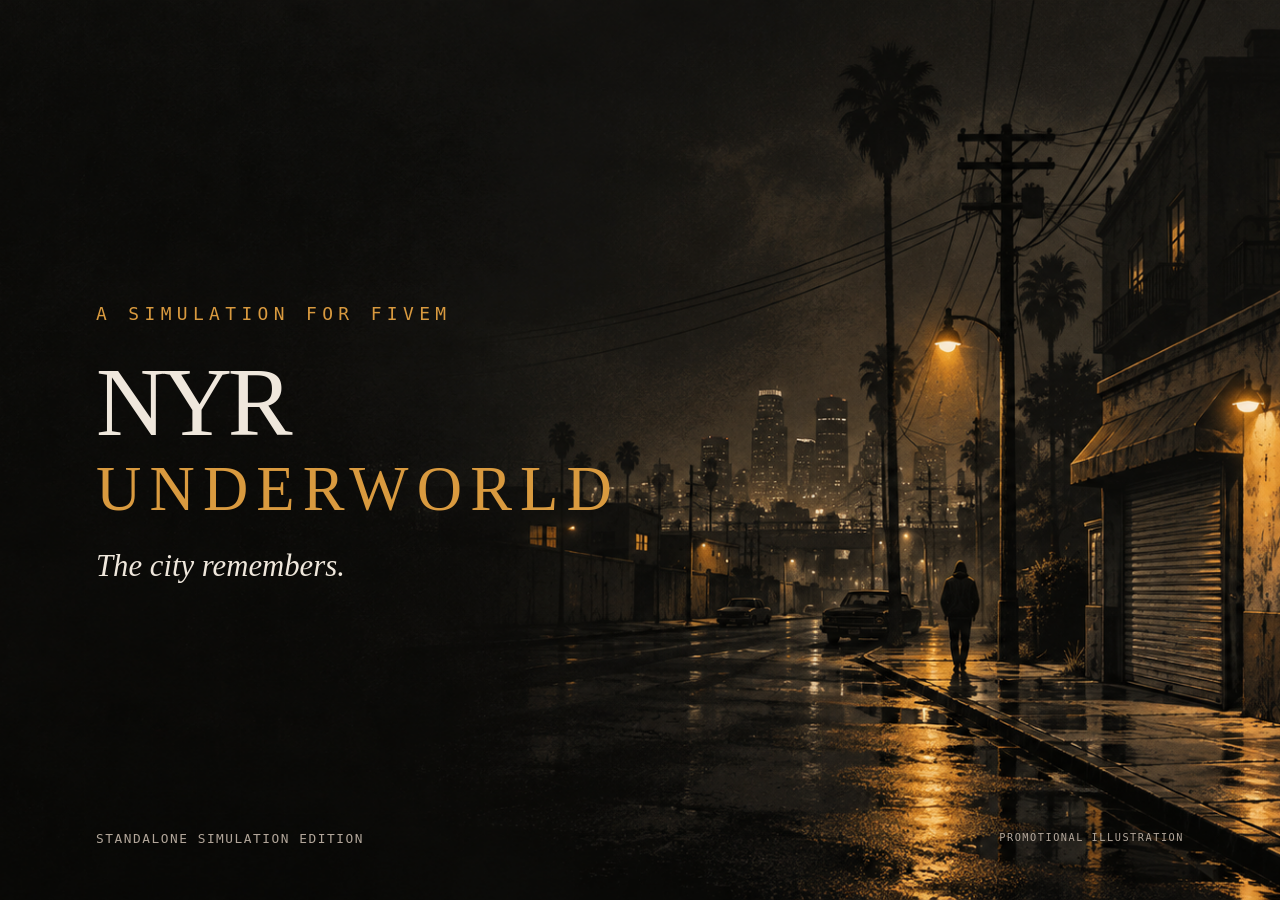
<file: docs/store/thumbnail.html>
<!doctype html><html lang="en"><meta charset="utf-8"><title>Underworld promotional thumbnail</title><style>*{box-sizing:border-box}html,body{margin:0;background:#0b0a09;color:#efe7dc;width:100%;height:100%;overflow:hidden}.cover{position:relative;width:100%;height:100%;padding:7.5%;display:flex;flex-direction:column;justify-content:center;font-family:Georgia,serif}.cover img{position:absolute;inset:0;width:100%;height:100%;object-fit:cover;z-index:0}.copy{z-index:1}.eyebrow{font:1.4vw Consolas,monospace;color:#d99a3f;letter-spacing:.3em}h1{font-size:7.6vw;line-height:.93;font-weight:400;letter-spacing:-.045em;margin:3% 0 2%}h1 span{display:block;color:#d99a3f;font-size:4.9vw;letter-spacing:.13em;margin-top:1.2%}.tag{font:italic 2.4vw Georgia,serif}.foot{position:absolute;left:7.5%;right:7.5%;bottom:6%;display:flex;justify-content:space-between;font:1vw Consolas,monospace;letter-spacing:.12em;color:#b2a69a}.small{font-size:.8vw}</style><div class="cover"><img src="assets/underworld-key-art.png" alt="Original illustrated city street"><div class="copy"><p class="eyebrow">A SIMULATION FOR FIVEM</p><h1>NYR<span>UNDERWORLD</span></h1><p class="tag">The city remembers.</p></div><div class="foot"><span>STANDALONE SIMULATION EDITION</span><span class="small">PROMOTIONAL ILLUSTRATION</span></div></div></html>
</file>
<file: docs/store/store.css>
:root{--bg:#0b0a09;--panel:#14120f;--ink:#efe7dc;--dim:#b2a69a;--amber:#d99a3f;--line:#342c23}*{box-sizing:border-box}html{scroll-behavior:smooth}body{margin:0;background:var(--bg);color:var(--ink);font:16px/1.6 'Segoe UI',Arial,sans-serif}a{color:inherit;text-decoration:none}a:hover{color:var(--amber)}a:focus-visible,button:focus-visible,summary:focus-visible{outline:2px solid var(--amber);outline-offset:6px}.draft{text-align:center;padding:8px 20px;font:10px/1.5 Consolas,monospace;letter-spacing:.14em;color:#d5bb94;background:#211b14}nav{height:94px;display:flex;align-items:center;justify-content:space-between;padding:0 6vw;border-bottom:1px solid var(--line);gap:20px}nav>div{display:flex;gap:32px;font-size:13px;color:var(--dim)}.wordmark{font:24px/1 Georgia,serif;letter-spacing:.18em}.wordmark span{display:block;font:9px/1.8 'Segoe UI',sans-serif;letter-spacing:.32em;color:var(--amber);margin-top:7px}.nav-cta{border-bottom:1px solid var(--amber);padding:10px 0;font-size:13px}.hero{position:relative;min-height:670px;display:flex;align-items:center;overflow:hidden}.hero>img{position:absolute;inset:0;width:100%;height:100%;object-fit:cover;object-position:center}.hero:after{content:'';position:absolute;inset:0;background:linear-gradient(90deg,#0b0a0970,transparent 65%);pointer-events:none}.hero-copy{position:relative;z-index:1;padding:60px 8vw 100px;max-width:800px}.eyebrow{font:11px/1.5 Consolas,monospace;letter-spacing:.17em;text-transform:uppercase;color:var(--amber);margin:0 0 24px}h1{font:clamp(62px,7.3vw,116px)/.98 Georgia,serif;letter-spacing:-.045em;margin:0 0 28px;font-weight:400}h1 em{font-weight:400;color:var(--amber)}.lead{color:#cbbfae;font-size:18px;line-height:1.75;margin-bottom:36px}.button{display:inline-flex;gap:46px;align-items:center;border:1px solid #8c6a3c;padding:15px 22px;color:var(--ink);background:#17120bc9;font-size:13px}.hero-bottom{position:absolute;z-index:1;bottom:22px;left:6vw;right:6vw;display:flex;justify-content:space-between;font:10px Consolas,monospace;letter-spacing:.16em;color:#aa9b85}.art-note{position:absolute;z-index:1;right:6vw;bottom:52px;color:#a49782;font-size:10px}.intro,.interface,.edition,.requirements{padding:95px 8vw;border-bottom:1px solid var(--line)}.intro{display:grid;grid-template-columns:1fr 2fr;gap:50px}.intro>div{max-width:690px}h2{font:clamp(34px,3.5vw,54px)/1.12 Georgia,serif;font-weight:400;letter-spacing:-.025em;margin:0 0 28px}p{margin-top:0}.intro p:not(.eyebrow),.edition>div>p:not(.eyebrow){max-width:590px;color:var(--dim)}.muted{font-size:14px}.features{display:grid;grid-template-columns:repeat(3,1fr);padding:0 8vw 70px;gap:44px;border-bottom:1px solid var(--line)}.features article{border-top:1px solid #806240;padding-top:24px}.features span{font:11px Consolas,monospace;color:var(--amber)}h3{font:27px/1.25 Georgia,serif;font-weight:400;margin:18px 0}.features p,.facts p{color:var(--dim);font-size:14px}.section-head{display:flex;align-items:end;justify-content:space-between;gap:30px}.section-head>a{font-size:13px;border-bottom:1px solid #7c6140;margin-bottom:30px}.ui-frame{border:1px solid #614c33;padding:8px;background:#1a1611}.ui-frame iframe{width:100%;height:570px;border:0;display:block}.caption{font-size:12px;line-height:1.6;color:var(--dim);margin:14px 0 0}.edition{display:grid;grid-template-columns:1.2fr 1fr;gap:100px;background:#100e0c}.price-card{border:1px solid #63503a;padding:38px;background:#18140f}.price{font:76px/1 Georgia,serif;margin-bottom:32px}.price span{display:block;font:12px/1.6 'Segoe UI',sans-serif;color:var(--dim);margin-top:10px}.price-card ul{list-style:none;padding:0;margin:0 0 30px;font-size:14px}.price-card li{padding:10px 0;border-bottom:1px solid var(--line)}.price-card li:before{content:'✓';color:var(--amber);margin-right:12px}.price-card button{padding:16px;width:100%;font:14px 'Segoe UI',sans-serif;background:#30271b;color:#c5b193;border:1px solid #645036}.facts{display:grid;grid-template-columns:1fr 1fr;gap:28px 70px;margin:45px 0}.facts h3{font-size:23px}details{border-top:1px solid var(--line);padding:22px 0}summary{cursor:pointer;font-size:15px}details p{max-width:750px;font-size:14px;color:var(--dim);margin-top:18px}footer{padding:45px 6vw;display:flex;gap:40px;justify-content:space-between;align-items:center}footer p{max-width:550px;font-size:11px;color:var(--dim);margin:0}footer>span{font:10px Consolas,monospace;color:var(--dim)}@media(max-width:760px){nav{height:78px}nav>div{display:none}.hero{min-height:610px}.hero>img{object-position:65%}.hero:after{background:linear-gradient(90deg,#0b0a09b8,#0b0a0910)}.hero-copy{padding:65px 7vw 105px}.hero-bottom span:last-child{display:none}.intro,.edition{grid-template-columns:1fr;gap:24px}.intro,.interface,.edition,.requirements{padding:58px 7vw}.features{grid-template-columns:1fr;gap:24px;padding:20px 7vw 60px}.section-head{display:block}.section-head>a{display:inline-block}.ui-frame iframe{height:560px}.price-card{padding:26px}.facts{grid-template-columns:1fr;gap:8px}footer{flex-wrap:wrap;gap:26px}h1{font-size:68px}}@media(prefers-reduced-motion:reduce){html{scroll-behavior:auto}}
</file>
